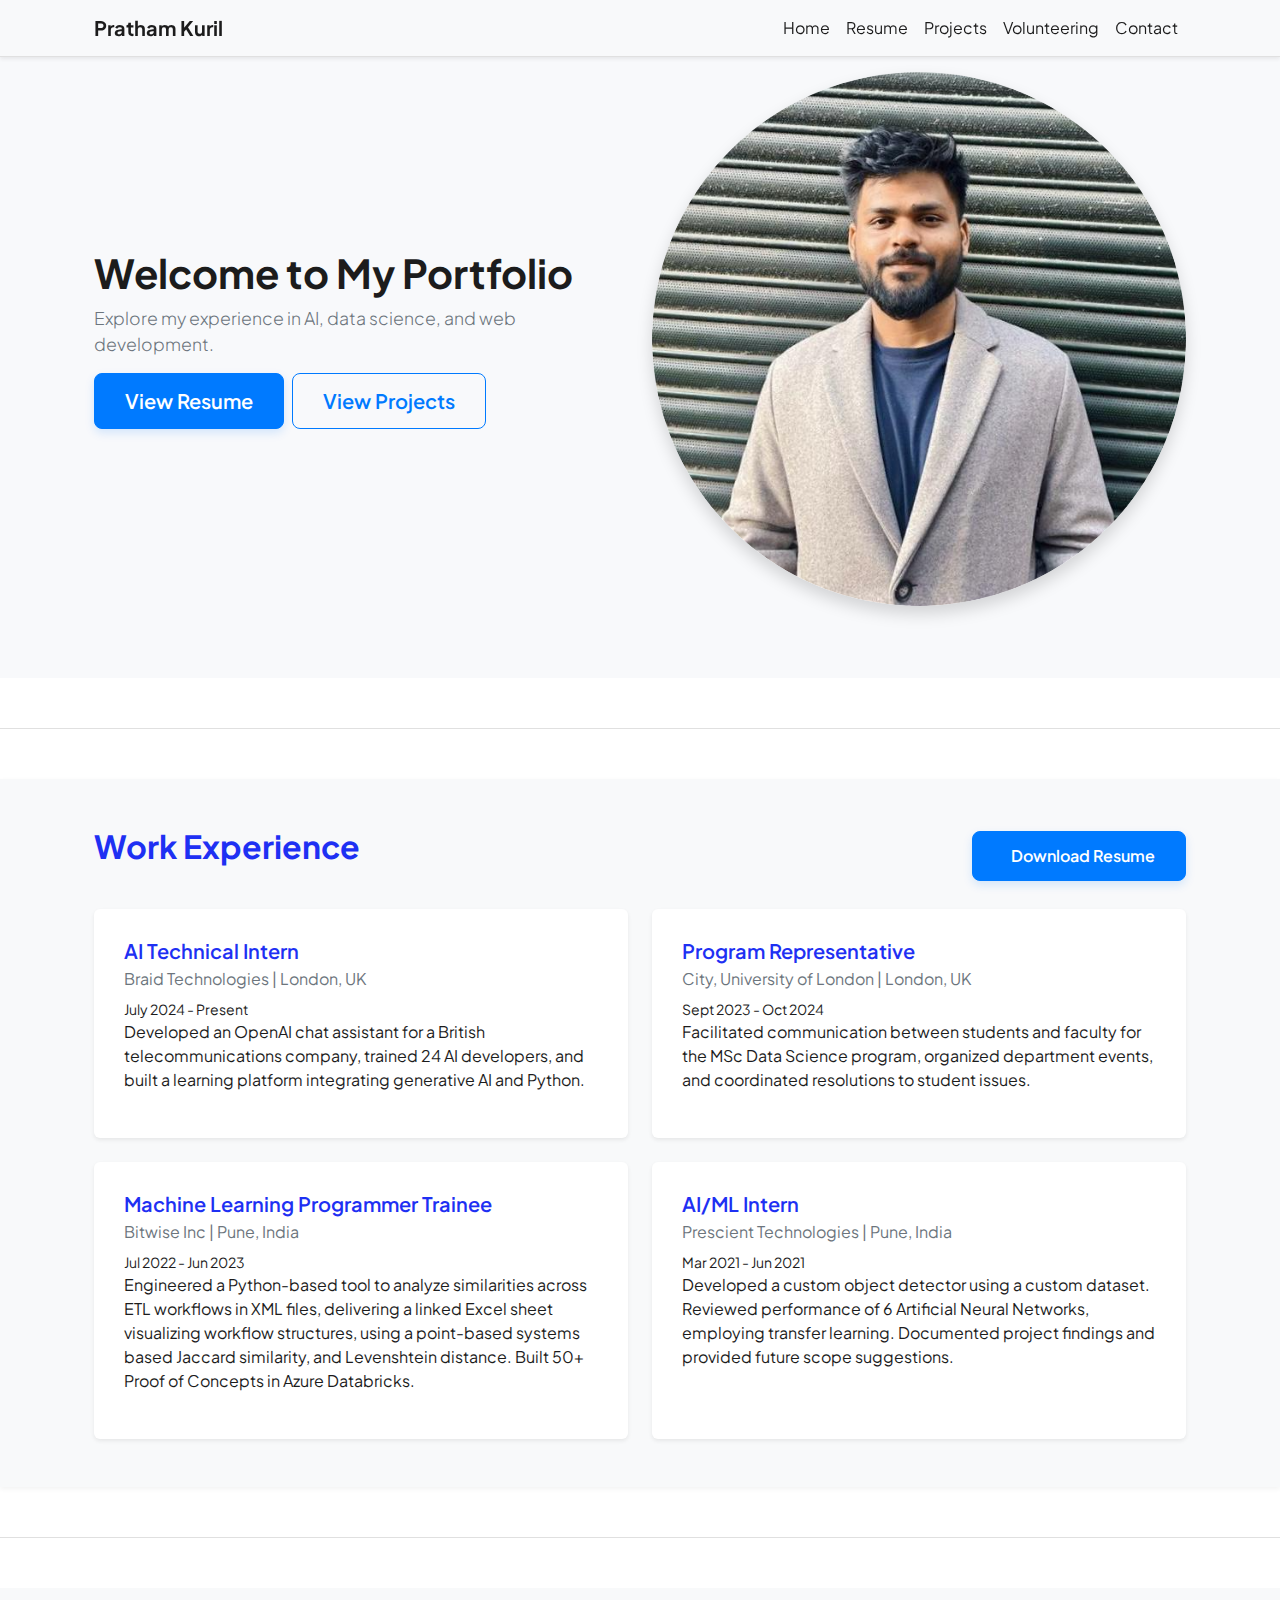
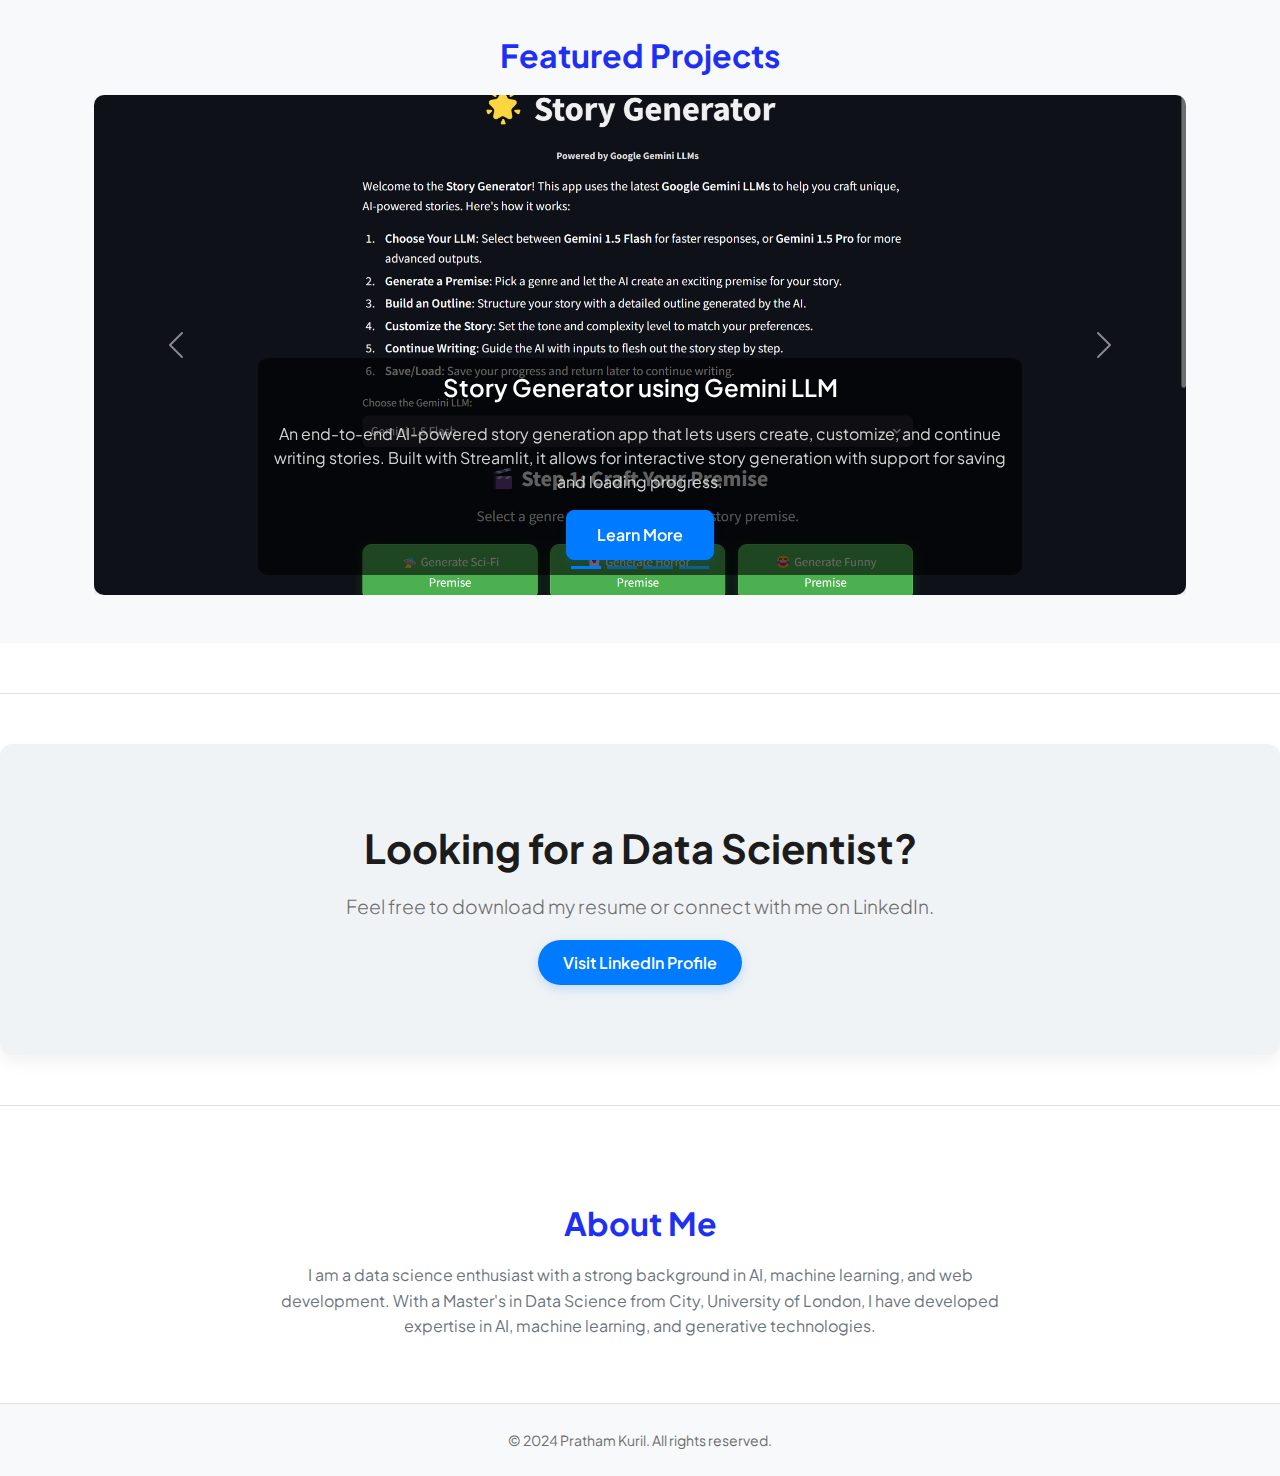
<file: index.html>
<!DOCTYPE html>
<html lang="en">
  <head>
    <meta charset="UTF-8" />
    <meta name="viewport" content="width=device-width, initial-scale=1.0" />
    <meta
      name="description"
      content="Pratham Kuril's Resume Portfolio showcasing experience in AI, data science, and web development."
    />
    <meta name="author" content="Pratham Kuril" />
    <meta
      name="keywords"
      content="Resume, AI, Data Science, Web Development, Portfolio"
    />
    <title>Pratham's Resume Portfolio</title>

    <!-- Favicon -->
    <link rel="icon" type="image/png" href="assets/favicon.ico" />

    <!-- Google Fonts -->
    <link
      href="https://fonts.googleapis.com/css2?family=Plus+Jakarta+Sans:wght@400;700&display=swap"
      rel="stylesheet"
    />

    <!-- Core Theme CSS (includes Bootstrap) -->
    <link href="css/styles.css" rel="stylesheet" />

    <style>
      /* Global Styles */
      body {
        background-color: #ffffff;
        color: #1c1c1c; /* Clean, readable black */
        font-family: "Plus Jakarta Sans", sans-serif;
      }

      /* Navbar */
      .navbar-light {
        background-color: #ffffff; /* Minimalist white background */
        border-bottom: 1px solid #e0e0e0; /* Subtle border for separation */
        box-shadow: 0 1px 5px rgba(0, 0, 0, 0.05); /* Light shadow for depth */
      }

      .navbar-light .navbar-brand,
      .navbar-light .nav-link {
        color: #1c1c1c; /* High-contrast black text for readability */
      }

      .navbar-light .nav-link:hover {
        color: #007aff; /* Accent blue for hover effects */
      }

      /* Hero Section */
      .hero {
        background-color: #f8f9fb; /* Light grayish background to create subtle contrast */
        color: #1c1c1c;
        padding-top: 80px;
        padding-bottom: 80px;
      }

      .hero h1 {
        font-size: 2.5rem;
        font-weight: 700;
        color: #1c1c1c; /* Bold black heading */
      }

      .hero p {
        font-size: 1.1rem;
        color: #6d6d6d; /* Softer text for supporting information */
      }

      /* Button Styles */
      .btn-primary {
        background-color: #007aff; /* Accent blue */
        border-color: #007aff;
        color: #ffffff;
        padding: 12px 30px;
        font-weight: 600;
        border-radius: 8px; /* Soft rounded buttons */
        box-shadow: 0 4px 10px rgba(0, 122, 255, 0.15); /* Subtle button shadow for depth */
        transition: background-color 0.3s ease;
      }

      .btn-primary:hover {
        background-color: #005bb5; /* Darker blue on hover */
      }

      .btn-outline-secondary {
        color: #007aff;
        border-color: #007aff;
        padding: 12px 30px;
        font-weight: 600;
        border-radius: 8px;
        transition: background-color 0.3s ease;
      }

      .btn-outline-secondary:hover {
        background-color: #007aff;
        color: #ffffff;
      }

      /* Section Headings */
      h2,
      h5 {
        color: #1c1c1c; /* High-contrast headings */
        font-weight: 600;
        margin-bottom: 20px;
      }

      .text-muted {
        color: #6d6d6d; /* Softer text for body and descriptive content */
      }

      /* Experience Section */
      .experience.bg-light {
        background-color: #f9fafb; /* Very light gray background */
        padding-top: 60px;
        padding-bottom: 60px;
        box-shadow: 0 2px 5px rgba(0, 0, 0, 0.05); /* Soft shadow to lift the section */
      }

      .card {
        border: none;
        box-shadow: 0 4px 12px rgba(0, 0, 0, 0.05); /* Light shadow for card depth */
        border-radius: 10px;
      }

      .card-body {
        padding: 30px;
      }

      /* Call to Action Section */
      .cta-section {
        background-color: #f0f3f5; /* Light, calming background */
        color: #1c1c1c;
        padding: 80px 0;
        text-align: center;
        box-shadow: 0px 8px 15px rgba(0, 0, 0, 0.05); /* Soft shadow for subtle emphasis */
        margin-top: 40px;
        border-radius: 12px; /* Rounded edges for a soft look */
      }

      .cta-section h2 {
        font-size: 2.5rem;
        font-weight: 700;
        margin-bottom: 20px;
        color: #1c1c1c;
      }

      .cta-section p {
        font-size: 1.2rem;
        margin-bottom: 30px;
        color: #6d6d6d;
      }

      .cta-section a {
        color: #ffffff;
        text-decoration: none;
        padding: 12px 25px;
        background-color: #007aff;
        border-radius: 25px;
        font-weight: 600;
        transition: background-color 0.3s ease;
        box-shadow: 0 4px 12px rgba(0, 122, 255, 0.2); /* Blue shadow for button depth */
      }

      .cta-section a:hover {
        background-color: #005bb5;
      }

      /* About Section */
      .about {
        background-color: #ffffff;
        color: #1c1c1c;
        padding: 60px 0;
      }

      .about p {
        color: #6d6d6d;
        line-height: 1.6; /* Increased line-height for readability */
      }

      /* Footer */
      .footer.bg-light {
        background-color: #f9fafb;
        color: #6d6d6d;
        padding: 20px 0;
        border-top: 1px solid #e0e0e0;
      }

      /* Subtle Dividers */
      .section-divider {
        height: 1px;
        width: 100%;
        background-color: #e0e0e0; /* Very light dividers to separate sections */
        margin: 50px 0;
      }

      /* Carousel for Featured Projects */
      .carousel-item img {
        max-width: 100%;
        width: 950px;
        height: 500px;
        object-fit: cover;
        border-radius: 10px;
        box-shadow: 0 4px 12px rgba(0, 0, 0, 0.1); /* Soft shadow for images */
      }

      .carousel-caption {
        background-color: rgba(0, 0, 0, 0.6);
        padding: 15px;
        border-radius: 10px;
      }

      .carousel-caption h5 {
        font-size: 1.5rem;
        font-weight: 600;
        color: #ffffff;
      }

      .carousel-caption p {
        color: #d3d3d3;
      }

      .carousel-indicators [data-bs-target] {
        background-color: #007aff;
      }
    </style>
  </head>
  <body class="d-flex flex-column h-100">
    <header>
      <!-- Navigation -->
      <nav
        class="navbar navbar-expand-lg navbar-light bg-light fixed-top shadow-sm"
      >
        <div class="container px-4">
          <a class="navbar-brand fw-bold" href="index.html">Pratham Kuril</a>
          <button
            class="navbar-toggler"
            type="button"
            data-bs-toggle="collapse"
            data-bs-target="#navbarNav"
            aria-controls="navbarNav"
            aria-expanded="false"
            aria-label="Toggle navigation"
          >
            <span class="navbar-toggler-icon"></span>
          </button>
          <div class="collapse navbar-collapse" id="navbarNav">
            <ul class="navbar-nav ms-auto">
              <li class="nav-item">
                <a class="nav-link" href="index.html">Home</a>
              </li>
              <li class="nav-item">
                <a class="nav-link" href="resume.html">Resume</a>
              </li>
              <li class="nav-item">
                <a class="nav-link" href="projects.html">Projects</a>
              </li>
              <li class="nav-item">
                <a class="nav-link" href="volunteering.html">Volunteering</a>
              </li>
              <li class="nav-item">
                <a class="nav-link" href="contact.html">Contact</a>
              </li>
            </ul>
          </div>
        </div>
      </nav>
    </header>

    <main class="flex-shrink-0">
      <!-- Hero Section -->
      <section class="hero py-5 text-center text-md-start">
        <div class="container px-4 py-4">
          <div class="row align-items-center">
            <div class="col-md-6">
              <h1 class="display-4">Welcome to My Portfolio</h1>
              <p class="lead text-muted">
                Explore my experience in AI, data science, and web development.
              </p>
              <div class="d-grid gap-2 d-md-flex justify-content-md-start">
                <a class="btn btn-primary btn-lg" href="resume.html"
                  >View Resume</a
                >
                <a class="btn btn-outline-secondary btn-lg" href="projects.html"
                  >View Projects</a
                >
              </div>
            </div>
            <div class="col-md-6 text-center">
              <img
                src="assets/profile.png"
                alt="Pratham Kuril Profile"
                class="img-fluid rounded-circle shadow"
                loading="lazy"
              />
            </div>
          </div>
        </div>
      </section>

      <!-- Divider -->
      <div class="section-divider"></div>

      <!-- Experience Section -->
      <section class="experience bg-light py-5">
        <div class="container px-4">
          <div class="d-flex align-items-center justify-content-between mb-4">
            <h2 class="fw-bold text-primary">Work Experience</h2>
            <a
              class="btn btn-primary"
              href="https://drive.google.com/file/d/1E5bVGMrGMmsjxcRkl7UmOA83zNcp5drJ/view?usp=sharing"
            >
              <i class="bi bi-download me-2"></i> Download Resume
            </a>
          </div>

          <!-- Experience Cards -->
          <div class="row gy-4">
            <div class="col-lg-6">
              <div class="card border-0 shadow-sm rounded">
                <div class="card-body">
                  <h5 class="card-title text-primary">AI Technical Intern</h5>
                  <p class="card-subtitle text-muted mb-2">
                    Braid Technologies | London, UK
                  </p>
                  <p class="card-text small mb-0">July 2024 - Present</p>
                  <p>
                    Developed an OpenAI chat assistant for a British
                    telecommunications company, trained 24 AI developers, and
                    built a learning platform integrating generative AI and
                    Python.
                  </p>
                </div>
              </div>
            </div>

            <div class="col-lg-6">
              <div class="card border-0 shadow-sm rounded">
                <div class="card-body">
                  <h5 class="card-title text-primary">
                    Program Representative
                  </h5>
                  <p class="card-subtitle text-muted mb-2">
                    City, University of London | London, UK
                  </p>
                  <p class="card-text small mb-0">Sept 2023 - Oct 2024</p>
                  <p>
                    Facilitated communication between students and faculty for
                    the MSc Data Science program, organized department events,
                    and coordinated resolutions to student issues.
                  </p>
                </div>
              </div>
            </div>

            <!-- New Experience: Bitwise Inc -->
            <div class="col-lg-6">
              <div class="card border-0 shadow-sm rounded">
                <div class="card-body">
                  <h5 class="card-title text-primary">
                    Machine Learning Programmer Trainee
                  </h5>
                  <p class="card-subtitle text-muted mb-2">
                    Bitwise Inc | Pune, India
                  </p>
                  <p class="card-text small mb-0">Jul 2022 - Jun 2023</p>
                  <p>
                    Engineered a Python-based tool to analyze similarities
                    across ETL workflows in XML files, delivering a linked Excel
                    sheet visualizing workflow structures, using a point-based
                    systems based Jaccard similarity, and Levenshtein distance.
                    Built 50+ Proof of Concepts in Azure Databricks.
                  </p>
                </div>
              </div>
            </div>

            <!-- New Experience: Prescient Technologies -->
            <div class="col-lg-6">
              <div class="card border-0 shadow-sm rounded">
                <div class="card-body">
                  <h5 class="card-title text-primary">AI/ML Intern</h5>
                  <p class="card-subtitle text-muted mb-2">
                    Prescient Technologies | Pune, India
                  </p>
                  <p class="card-text small mb-0">Mar 2021 - Jun 2021</p>
                  <p>
                    Developed a custom object detector using a custom dataset.
                    Reviewed performance of 6 Artificial Neural Networks,
                    employing transfer learning. Documented project findings and
                    provided future scope suggestions.
                    <br /><br />
                  </p>
                </div>
              </div>
            </div>
          </div>
        </div>
      </section>

      <!-- Divider -->
      <div class="section-divider"></div>

      <!-- Featured Projects Carousel -->
      <section class="py-5 text-center bg-light">
        <div class="container px-4">
          <h2 class="fw-bold text-primary">Featured Projects</h2>

          <div
            id="featuredProjectsCarousel"
            class="carousel slide"
            data-bs-ride="carousel"
          >
            <div class="carousel-indicators">
              <button
                type="button"
                data-bs-target="#featuredProjectsCarousel"
                data-bs-slide-to="0"
                class="active"
                aria-current="true"
                aria-label="Slide 1"
              ></button>
              <button
                type="button"
                data-bs-target="#featuredProjectsCarousel"
                data-bs-slide-to="1"
                aria-label="Slide 2"
              ></button>
              <button
                type="button"
                data-bs-target="#featuredProjectsCarousel"
                data-bs-slide-to="2"
                aria-label="Slide 3"
              ></button>
              <button
                type="button"
                data-bs-target="#featuredProjectsCarousel"
                data-bs-slide-to="3"
                aria-label="Slide 4"
              ></button>
            </div>

            <div class="carousel-inner">
              <div class="carousel-item active">
                <img
                  src="assets\StoryGeneratorIndexCard.png"
                  class="d-block w-100"
                  alt="Story Generator Project"
                />
                <div class="carousel-caption d-none d-md-block">
                  <h5>Story Generator using Gemini LLM</h5>
                  <p>
                    An end-to-end AI-powered story generation app that lets
                    users create, customize, and continue writing stories. Built
                    with Streamlit, it allows for interactive story generation
                    with support for saving and loading progress.
                  </p>
                  <a href="story_generator.html" class="btn btn-primary"
                    >Learn More</a
                  >
                </div>
              </div>

              <div class="carousel-item">
                <img
                  src="assets\ImageGeneratorVectorXIndexCard.png"
                  class="d-block w-100"
                  alt="Europe Industry Health"
                />
                <div class="carousel-caption d-none d-md-block">
                  <h5>Image Generator WebApp with Google Vertex AI</h5>
                  <p>
                    A web application powered by Google Vertex AI that generates
                    AI-driven images based on user prompts. Users can customize
                    the number of images, size, and prompt. The app provides
                    real-time image generation and displays results directly in
                    the browser.
                  </p>
                  <a href="europe_analysis.html" class="btn btn-primary"
                    >Learn More</a
                  >
                </div>
              </div>

              <div class="carousel-item">
                <img
                  src="assets\950x350-deep-ruby-solid-color-background.jpg"
                  class="d-block w-100"
                  alt="Online News Popularity"
                />
                <div class="carousel-caption d-none d-md-block">
                  <h5>Online News Popularity</h5>
                  <p>
                    Visual analytics approach to discover patterns behind viral
                    news articles.
                  </p>
                  <a href="news_popularity.html" class="btn btn-primary"
                    >Learn More</a
                  >
                </div>
              </div>

              <div class="carousel-item">
                <img
                  src="assets\IndianVehicleDetectionIndexCard.jpg"
                  class="d-block w-100"
                  alt="Car Evaluation"
                />
                <div class="carousel-caption d-none d-md-block">
                  <h5>Indian Vehicle Detection</h5>
                  <p>
                    A project to train and deploy YOLOv4 for detecting Indian
                    vehicles using custom datasets. Built with Google Colab and
                    Darknet, this project enables efficient GPU-based training
                    and real-time object detection, tailored for vehicles in
                    Indian traffic scenarios.
                  </p>
                  <a href="car_evaluation.html" class="btn btn-primary"
                    >Learn More</a
                  >
                </div>
              </div>
            </div>

            <button
              class="carousel-control-prev"
              type="button"
              data-bs-target="#featuredProjectsCarousel"
              data-bs-slide="prev"
            >
              <span
                class="carousel-control-prev-icon"
                aria-hidden="true"
              ></span>
              <span class="visually-hidden">Previous</span>
            </button>
            <button
              class="carousel-control-next"
              type="button"
              data-bs-target="#featuredProjectsCarousel"
              data-bs-slide="next"
            >
              <span
                class="carousel-control-next-icon"
                aria-hidden="true"
              ></span>
              <span class="visually-hidden">Next</span>
            </button>
          </div>
        </div>
      </section>

      <!-- Divider -->
      <div class="section-divider"></div>

      <!-- Call to Action Section -->
      <section class="cta-section">
        <div class="container">
          <h2 class="display-4 fw-bolder">Looking for a Data Scientist?</h2>
          <p class="lead">
            Feel free to download my resume or connect with me on LinkedIn.
          </p>
          <a href="https://www.linkedin.com/in/pratham-kuril/"
            >Visit LinkedIn Profile</a
          >
        </div>
      </section>

      <!-- Divider -->
      <div class="section-divider"></div>

      <!-- About Section -->
      <section class="about py-5">
        <div class="container px-4">
          <div class="row justify-content-center">
            <div class="col-lg-8 text-center">
              <h2 class="fw-bold text-primary">About Me</h2>
              <p class="text-muted">
                I am a data science enthusiast with a strong background in AI,
                machine learning, and web development. With a Master's in Data
                Science from City, University of London, I have developed
                expertise in AI, machine learning, and generative technologies.
              </p>
              <div class="d-flex justify-content-center fs-4 gap-1">
                <a class="text-primary" href="mailto:prathamkuril@gmail.com"
                  ><i class="bi bi-envelope"></i
                ></a>
                <a class="text-primary" href="tel:+447769490555"
                  ><i class="bi bi-telephone"></i
                ></a>
                <a
                  class="text-primary"
                  href="https://www.linkedin.com/in/pratham-kuril/"
                  ><i class="bi bi-linkedin"></i
                ></a>
                <a class="text-primary" href="https://github.com/prathamkuril"
                  ><i class="bi bi-github"></i
                ></a>
              </div>
            </div>
          </div>
        </div>
      </section>
    </main>

    <!-- Footer -->
    <footer class="footer bg-light py-4 mt-auto">
      <div class="container px-4 text-center">
        <small>&copy; 2024 Pratham Kuril. All rights reserved.</small>
      </div>
    </footer>

    <!-- Bootstrap JS -->
    <script src="https://cdn.jsdelivr.net/npm/bootstrap@5.3.0/dist/js/bootstrap.bundle.min.js"></script>
    <script src="js/scripts.js"></script>
  </body>
</html>
</file>
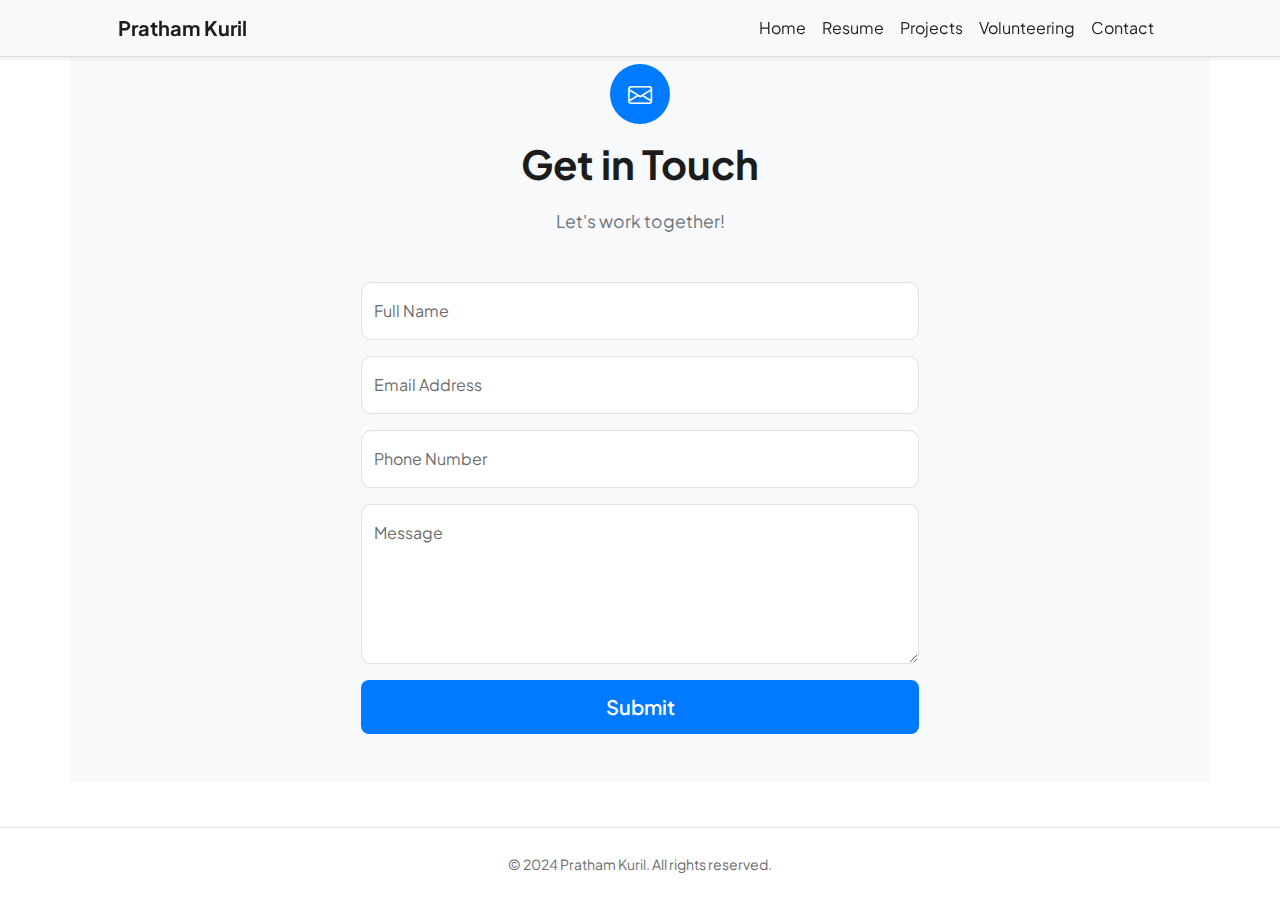
<file: contact.html>
<!DOCTYPE html>
<html lang="en">
  <head>
    <meta charset="utf-8" />
    <meta name="viewport" content="width=device-width, initial-scale=1" />
    <meta
      name="description"
      content="Contact Pratham Kuril for collaboration and inquiries"
    />
    <meta name="author" content="Pratham Kuril" />
    <title>Contact Pratham Kuril</title>

    <!-- Favicon -->
    <link rel="icon" type="image/x-icon" href="assets/favicon.ico" />

    <!-- Google Fonts -->
    <link rel="preconnect" href="https://fonts.googleapis.com" />
    <link rel="preconnect" href="https://fonts.gstatic.com" crossorigin />
    <link
      href="https://fonts.googleapis.com/css2?family=Plus+Jakarta+Sans:wght@400;700&display=swap"
      rel="stylesheet"
    />

    <!-- Bootstrap Icons -->
    <link
      href="https://cdn.jsdelivr.net/npm/bootstrap-icons@1.8.1/font/bootstrap-icons.css"
      rel="stylesheet"
    />

    <!-- Core theme CSS (includes Bootstrap) -->
    <link href="css/styles.css" rel="stylesheet" />

    <style>
      /* Global Styles */
      body {
        background-color: #ffffff;
        color: #1c1c1c;
        font-family: "Plus Jakarta Sans", sans-serif;
      }

      /* Navbar */
      .navbar-light {
        background-color: #ffffff;
        border-bottom: 1px solid #e0e0e0;
        box-shadow: 0 1px 5px rgba(0, 0, 0, 0.05);
      }

      .navbar-light .navbar-brand,
      .navbar-light .nav-link {
        color: #1c1c1c;
      }

      .navbar-light .nav-link:hover {
        color: #007aff;
      }

      /* Hero Section */
      .container h1 {
        color: #1c1c1c;
        text-align: center;
        font-weight: 700;
        margin-bottom: 20px;
      }

      .text-gradient {
        background: -webkit-linear-gradient(#007aff, #5ac8fa);
        -webkit-background-clip: text;
        -webkit-text-fill-color: transparent;
      }

      /* Contact Section */
      .contact-section {
        background-color: #f8f9fb;
        padding: 60px 0;
      }

      .contact-section .feature {
        background-color: #007aff;
        border-radius: 50px;
        width: 60px;
        height: 60px;
        display: flex;
        justify-content: center;
        align-items: center;
        margin: 0 auto 20px;
        color: #fff;
        font-size: 1.5rem;
      }

      .contact-section h1 {
        font-size: 2.5rem;
        font-weight: 700;
      }

      .contact-section p {
        color: #6d6d6d;
        font-size: 1.1rem;
        margin-bottom: 40px;
      }

      /* Form Styles */
      .form-floating input,
      .form-floating textarea {
        background-color: #ffffff;
        border: 1px solid #e0e0e0;
        border-radius: 10px;
        padding: 20px;
        font-size: 1rem;
        color: #1c1c1c;
      }

      .form-floating label {
        font-size: 1rem;
        color: #6d6d6d;
      }

      .form-floating .form-control:focus {
        border-color: #007aff;
        box-shadow: 0 0 10px rgba(0, 122, 255, 0.2);
      }

      /* Button Styles */
      .btn-primary {
        background-color: #007aff;
        border: none;
        padding: 12px 30px;
        font-weight: 600;
        border-radius: 8px;
        transition: background-color 0.3s ease;
      }

      .btn-primary:hover {
        background-color: #005bb5;
      }

      /* Footer */
      footer {
        background-color: #f9fafb;
        color: #6d6d6d;
        padding: 2rem 0;
        text-align: center;
        border-top: 1px solid #e0e0e0;
      }

      footer small {
        color: #6d6d6d;
      }
    </style>
  </head>

  <body class="d-flex flex-column h-100">
    <main class="flex-shrink-0">
      <!-- Navigation -->
      <nav
        class="navbar navbar-expand-lg navbar-light bg-light fixed-top shadow-sm"
      >
        <div class="container px-5">
          <a class="navbar-brand fw-bold" href="index.html">Pratham Kuril</a>
          <button
            class="navbar-toggler"
            type="button"
            data-bs-toggle="collapse"
            data-bs-target="#navbarSupportedContent"
            aria-controls="navbarSupportedContent"
            aria-expanded="false"
            aria-label="Toggle navigation"
          >
            <span class="navbar-toggler-icon"></span>
          </button>
          <div class="collapse navbar-collapse" id="navbarSupportedContent">
            <ul class="navbar-nav ms-auto">
              <li class="nav-item">
                <a class="nav-link" href="index.html">Home</a>
              </li>
              <li class="nav-item">
                <a class="nav-link" href="resume.html">Resume</a>
              </li>
              <li class="nav-item">
                <a class="nav-link" href="projects.html">Projects</a>
              </li>
              <li class="nav-item">
                <a class="nav-link" href="volunteering.html">Volunteering</a>
              </li>
              <li class="nav-item">
                <a class="nav-link" href="contact.html">Contact</a>
              </li>
            </ul>
          </div>
        </div>
      </nav>

      <!-- Page Content -->
      <p></p>
      <div class="container py-5 contact-section">
        <div class="text-center">
          <div class="feature mb-3">
            <i class="bi bi-envelope"></i>
          </div>
          <h1 class="fw-bolder">Get in Touch</h1>
          <p class="lead fw-normal text-muted mb-5">Let's work together!</p>
        </div>
        <div class="row justify-content-center">
          <div class="col-lg-8 col-xl-6">
            <!-- Contact Form -->
            <form id="contactForm">
              <!-- Name input -->
              <div class="form-floating mb-3">
                <input
                  class="form-control"
                  id="name"
                  type="text"
                  placeholder="Enter your name..."
                  required
                />
                <label for="name">Full Name</label>
                <div class="invalid-feedback">A name is required.</div>
              </div>

              <!-- Email input -->
              <div class="form-floating mb-3">
                <input
                  class="form-control"
                  id="email"
                  type="email"
                  placeholder="name@example.com"
                  required
                />
                <label for="email">Email Address</label>
                <div class="invalid-feedback">A valid email is required.</div>
              </div>

              <!-- Phone input -->
              <div class="form-floating mb-3">
                <input
                  class="form-control"
                  id="phone"
                  type="tel"
                  placeholder="(123) 456-7890"
                  required
                />
                <label for="phone">Phone Number</label>
                <div class="invalid-feedback">A phone number is required.</div>
              </div>

              <!-- Message input -->
              <div class="form-floating mb-3">
                <textarea
                  class="form-control"
                  id="message"
                  type="text"
                  placeholder="Enter your message here..."
                  style="height: 10rem"
                  required
                ></textarea>
                <label for="message">Message</label>
                <div class="invalid-feedback">A message is required.</div>
              </div>

              <!-- Submit Button -->
              <div class="d-grid">
                <button
                  class="btn btn-primary btn-lg"
                  id="submitButton"
                  type="submit"
                >
                  Submit
                </button>
              </div>
            </form>
          </div>
        </div>
      </div>
    </main>

    <!-- Footer -->
    <footer class="bg-white py-4 mt-auto">
      <div class="container px-5 text-center">
        <small>&copy; 2024 Pratham Kuril. All rights reserved.</small>
      </div>
    </footer>

    <!-- Bootstrap core JS -->
    <script src="https://cdn.jsdelivr.net/npm/bootstrap@5.2.3/dist/js/bootstrap.bundle.min.js"></script>
    <!-- Core theme JS -->
    <script src="js/scripts.js"></script>
  </body>
</html>
</file>
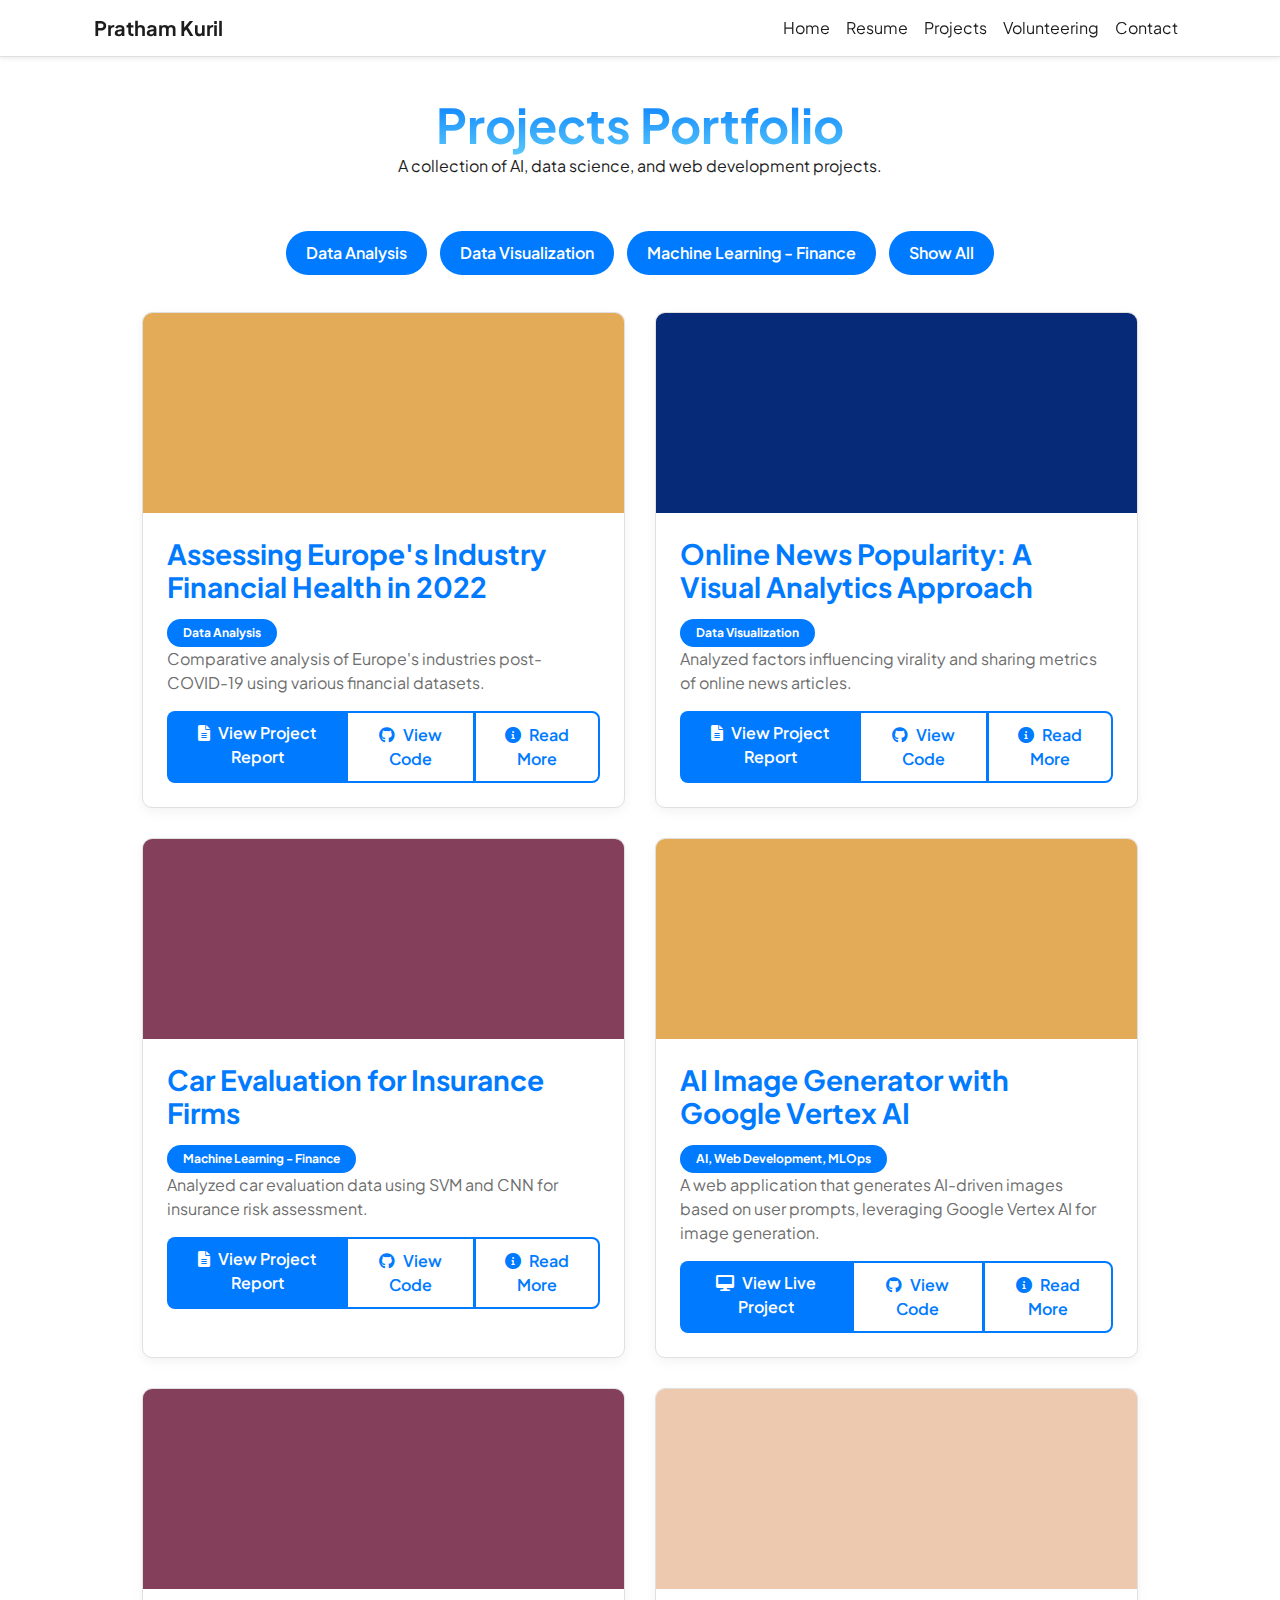
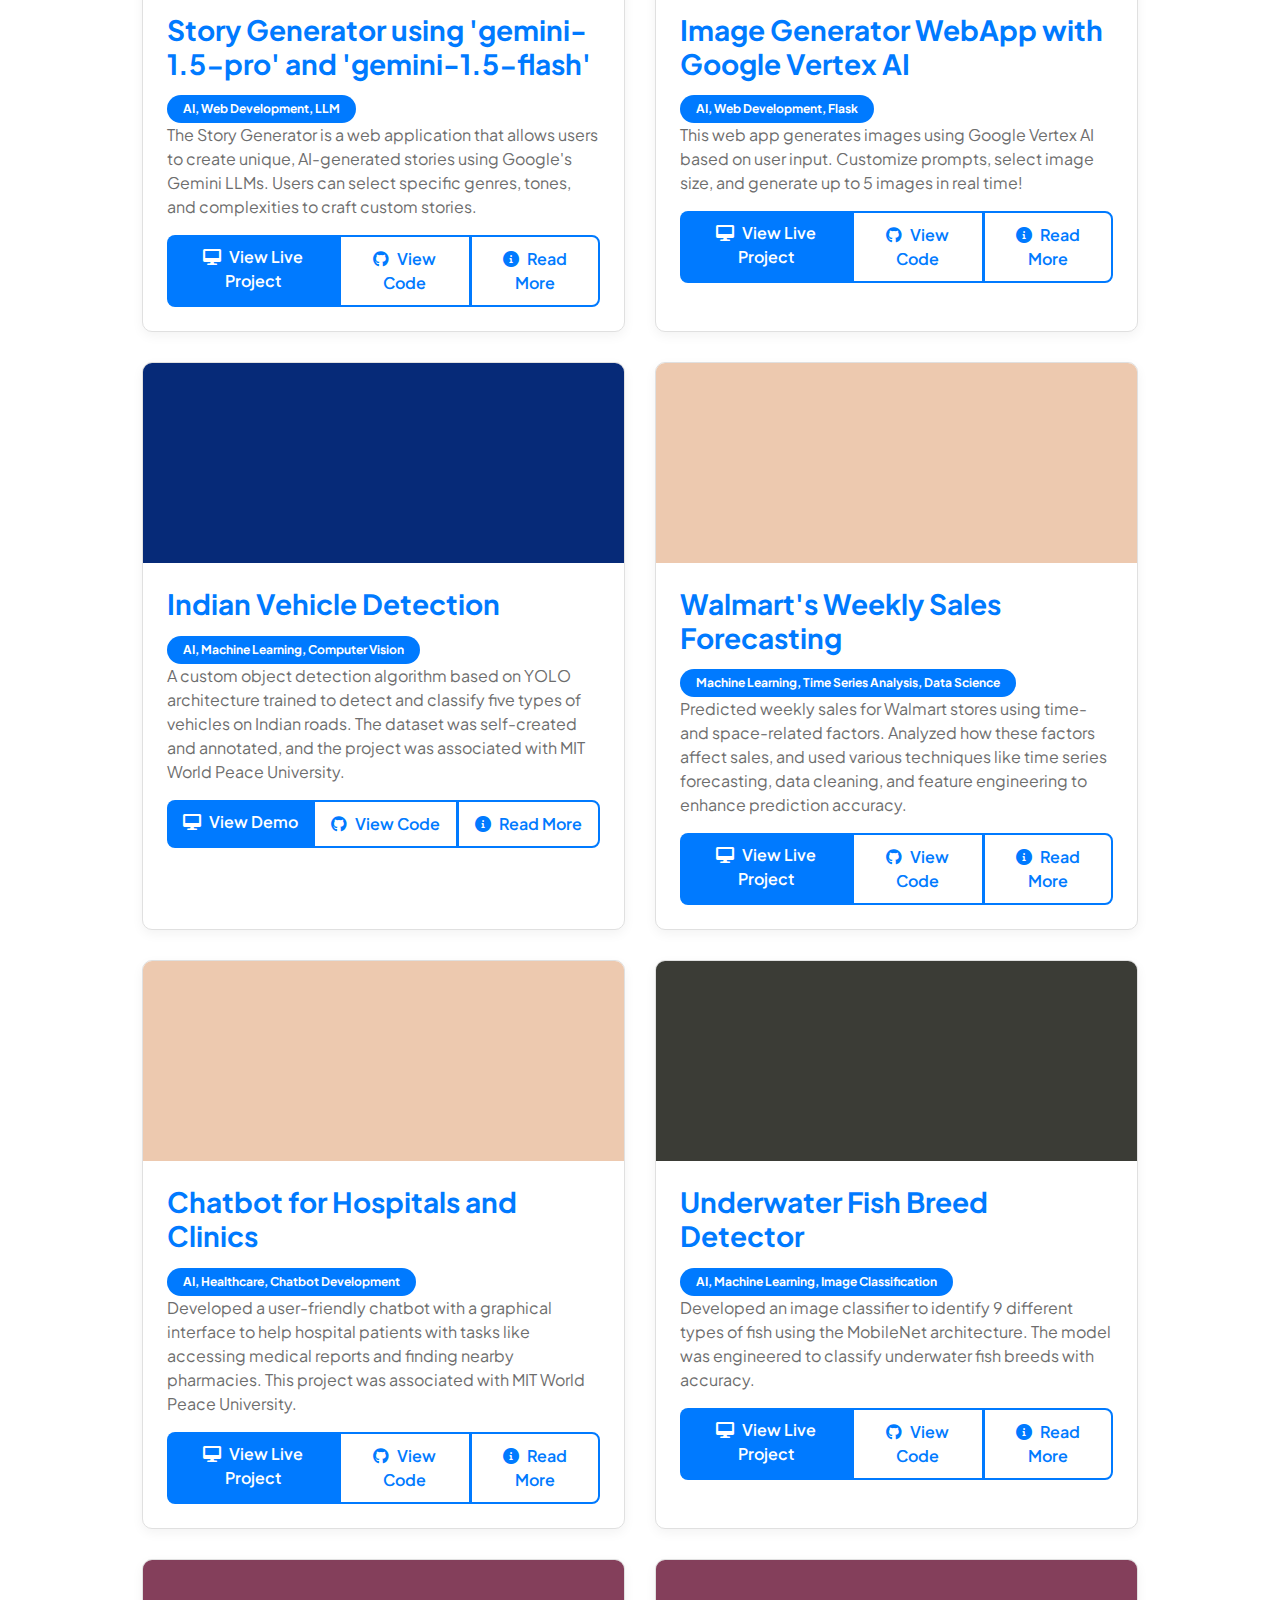
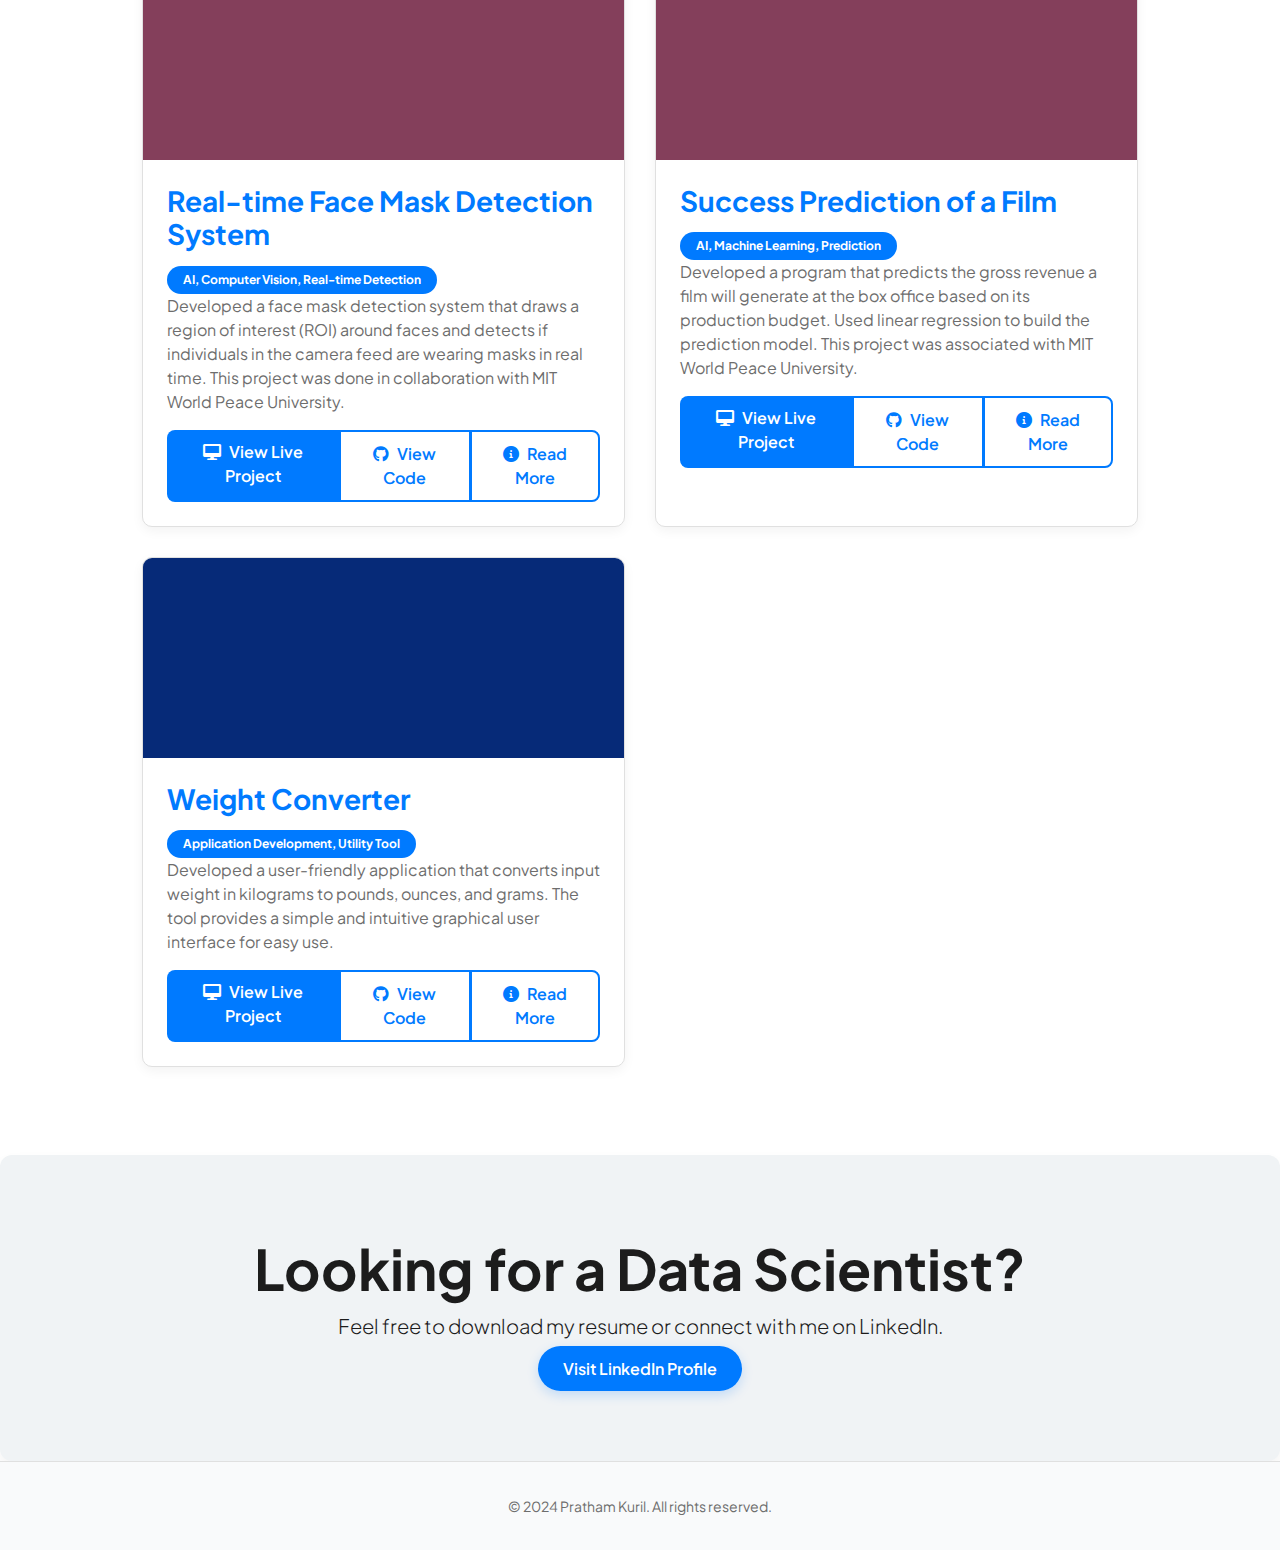
<file: projects.html>
<!DOCTYPE html>
<html lang="en">
  <head>
    <meta charset="UTF-8" />
    <meta name="viewport" content="width=device-width, initial-scale=1.0" />
    <meta
      name="description"
      content="Pratham Kuril's project portfolio showcasing AI, data science, and web development projects."
    />
    <meta name="author" content="Pratham Kuril" />
    <meta
      name="keywords"
      content="AI, Data Science, Web Development, Projects"
    />
    <title>Pratham's Projects Portfolio</title>

    <!-- Favicon -->
    <link rel="icon" type="image/x-icon" href="assets/favicon.ico" />

    <!-- Google Fonts -->
    <link
      href="https://fonts.googleapis.com/css2?family=Plus+Jakarta+Sans:wght@400;700&display=swap"
      rel="stylesheet"
    />

    <!-- FontAwesome for Icons -->
    <link
      href="https://cdnjs.cloudflare.com/ajax/libs/font-awesome/6.0.0-beta3/css/all.min.css"
      rel="stylesheet"
    />

    <!-- Core Theme CSS (includes Bootstrap) -->
    <link
      href="https://cdn.jsdelivr.net/npm/bootstrap@5.2.3/dist/css/bootstrap.min.css"
      rel="stylesheet"
    />

    <!-- Custom CSS -->
    <style>
      /* Global Styles */
      body {
        background-color: #ffffff;
        color: #1c1c1c;
        font-family: "Plus Jakarta Sans", sans-serif;
      }

      /* Navbar */
      .navbar-light {
        background-color: #ffffff;
        border-bottom: 1px solid #e0e0e0;
        box-shadow: 0 1px 5px rgba(0, 0, 0, 0.05);
      }

      .navbar-light .navbar-brand,
      .navbar-light .nav-link {
        color: #1c1c1c;
      }

      .navbar-light .nav-link:hover {
        color: #007aff;
      }

      /* Hero Section */
      .container h1 {
        color: #1c1c1c;
        text-align: center;
        font-weight: 700;
        margin-bottom: 40px;
      }

      .text-gradient {
        background: -webkit-linear-gradient(#007aff, #5ac8fa);
        -webkit-background-clip: text;
        -webkit-text-fill-color: transparent;
      }

      /* Filter Buttons */
      .filter-buttons {
        text-align: center;
        margin-bottom: 2rem;
      }

      .filter-buttons button {
        background-color: #007aff;
        border: none;
        color: #ffffff;
        padding: 10px 20px;
        margin: 5px;
        border-radius: 25px;
        font-weight: 600;
        transition: background-color 0.3s ease;
      }

      .filter-buttons button:hover {
        background-color: #005bb5;
      }

      /* Card Styles */
      .card {
        background-color: #ffffff;
        border: 1px solid #e0e0e0;
        border-radius: 10px;
        box-shadow: 0 4px 12px rgba(0, 0, 0, 0.05);
        overflow: hidden;
        transition: transform 0.2s ease, box-shadow 0.2s ease;
      }

      .card:hover {
        transform: scale(1.03);
        box-shadow: 0 6px 18px rgba(0, 0, 0, 0.1);
      }

      .card img {
        width: 100%;
        height: 200px;
        object-fit: cover;
      }

      .card-body {
        padding: 1.5rem;
      }

      .card-title {
        font-size: 1.75rem;
        font-weight: 700;
        color: #007aff;
        margin-bottom: 15px;
      }

      .card-text {
        color: #6d6d6d;
      }

      .badge {
        background-color: #007aff;
        color: #fff;
        padding: 0.5rem 1rem;
        border-radius: 15px;
      }

      /* Button Styles */
      .btn-group {
        display: flex;
        justify-content: space-between;
        margin-top: 1rem;
      }

      .btn-primary,
      .btn-outline-light {
        border-radius: 8px;
        padding: 10px 15px;
        font-weight: 600;
        display: inline-block;
      }

      .btn-primary {
        background-color: #007aff;
        border: none;
        color: #fff;
      }

      .btn-primary:hover {
        background-color: #005bb5;
      }

      .btn-outline-light {
        background-color: transparent;
        border: 2px solid #007aff;
        color: #007aff;
      }

      .btn-outline-light:hover {
        background-color: #007aff;
        color: #fff;
      }

      .btn-group a i {
        margin-right: 5px;
      }

      /* 2x2 Grid for Cards */
      .card-grid {
        display: grid;
        grid-template-columns: repeat(2, 1fr);
        gap: 30px;
      }

      /* Call to Action Section */
      .cta-section {
        background-color: #f0f3f5;
        color: #1c1c1c;
        padding: 80px 0;
        text-align: center;
        box-shadow: 0px 8px 15px rgba(0, 0, 0, 0.05);
        margin-top: 40px;
        border-radius: 12px;
      }

      .cta-section a {
        background-color: #007aff;
        color: #ffffff;
        padding: 12px 25px;
        border-radius: 25px;
        font-weight: 600;
        transition: background-color 0.3s ease;
        box-shadow: 0 4px 12px rgba(0, 122, 255, 0.2);
        text-decoration: none;
      }

      .cta-section a:hover {
        background-color: #005bb5;
      }

      /* Footer */
      footer {
        background-color: #f9fafb;
        color: #6d6d6d;
        padding: 2rem 0;
        text-align: center;
        border-top: 1px solid #e0e0e0;
      }

      footer small {
        color: #6d6d6d;
      }
    </style>
  </head>

  <body class="d-flex flex-column h-100">
    <header>
      <!-- Navigation -->
      <nav class="navbar navbar-expand-lg navbar-light fixed-top shadow-sm">
        <div class="container px-4">
          <a class="navbar-brand fw-bold" href="index.html">Pratham Kuril</a>
          <button
            class="navbar-toggler"
            type="button"
            data-bs-toggle="collapse"
            data-bs-target="#navbarNav"
            aria-controls="navbarNav"
            aria-expanded="false"
            aria-label="Toggle navigation"
          >
            <span class="navbar-toggler-icon"></span>
          </button>
          <div class="collapse navbar-collapse" id="navbarNav">
            <ul class="navbar-nav ms-auto">
              <li class="nav-item">
                <a class="nav-link" href="index.html">Home</a>
              </li>
              <li class="nav-item">
                <a class="nav-link" href="resume.html">Resume</a>
              </li>
              <li class="nav-item">
                <a class="nav-link" href="projects.html">Projects</a>
              </li>
              <li class="nav-item">
                <a class="nav-link" href="volunteering.html">Volunteering</a>
              </li>
              <li class="nav-item">
                <a class="nav-link" href="contact.html">Contact</a>
              </li>
            </ul>
          </div>
        </div>
      </nav>
    </header>

    <main class="flex-shrink-0">
      <!-- Projects Section -->
      <section class="py-5">
        <div class="pb-5"></div>
        <div class="container px-5">
          <div class="text-center mb-5">
            <h1 class="display-5 fw-bolder mb-0">
              <span class="text-gradient d-inline">Projects Portfolio</span>
            </h1>
            <p>
              A collection of AI, data science, and web development projects.
            </p>
          </div>

          <!-- Filter Buttons -->
          <div class="filter-buttons">
            <button onclick="filterProjects('Data Analysis')">
              Data Analysis
            </button>
            <button onclick="filterProjects('Data Visualization')">
              Data Visualization
            </button>
            <button onclick="filterProjects('Machine Learning - Finance')">
              Machine Learning - Finance
            </button>
            <button onclick="filterProjects('')">Show All</button>
          </div>

          <!-- Project Cards -->
          <section class="container px-4">
            <div class="card-grid">
              <!-- Project Card 1 -->
              <div class="card" data-category="Data Analysis">
                <img
                  src="assets\950x350-sunray-solid-color-background.jpg"
                  alt="Financial Health Analysis"
                />
                <div class="card-body">
                  <h2 class="card-title">
                    Assessing Europe's Industry Financial Health in 2022
                  </h2>
                  <span class="badge">Data Analysis</span>
                  <p class="card-text">
                    Comparative analysis of Europe's industries post-COVID-19
                    using various financial datasets.
                  </p>
                  <div class="btn-group">
                    <a
                      href="https://drive.google.com/file/d/1F-wDbeS9YItig7vVzPcxnz6JIIQNLdNb/view?usp=drive_link"
                      target="_blank"
                      class="btn btn-primary"
                    >
                      <i class="fas fa-file-alt"></i> View Project Report
                    </a>
                    <a
                      href="https://github.com/prathamkuril/Europe-Financial-Health-Analysis"
                      target="_blank"
                      class="btn btn-outline-light"
                    >
                      <i class="fab fa-github"></i> View Code
                    </a>
                    <a
                      href="project-details.html"
                      class="btn btn-outline-light"
                    >
                      <i class="fas fa-info-circle"></i> Read More
                    </a>
                  </div>
                </div>
              </div>

              <!-- Project Card 2 -->
              <div class="card" data-category="Data Visualization">
                <img
                  src="assets\950x350-catalina-blue-solid-color-background.jpg"
                  alt="Online News Popularity"
                />
                <div class="card-body">
                  <h2 class="card-title">
                    Online News Popularity: A Visual Analytics Approach
                  </h2>
                  <span class="badge">Data Visualization</span>
                  <p class="card-text">
                    Analyzed factors influencing virality and sharing metrics of
                    online news articles.
                  </p>
                  <div class="btn-group">
                    <a
                      href="https://drive.google.com/file/d/19Y8PSNk7HOEeTqdySUz_2YiDwS9xCepP/view?usp=drive_link"
                      target="_blank"
                      class="btn btn-primary"
                    >
                      <i class="fas fa-file-alt"></i> View Project Report
                    </a>
                    <a
                      href="https://github.com/prathamkuril/Online-News-Popularity-Visual-Analysis"
                      target="_blank"
                      class="btn btn-outline-light"
                    >
                      <i class="fab fa-github"></i> View Code
                    </a>
                    <a
                      href="project-details.html"
                      class="btn btn-outline-light"
                    >
                      <i class="fas fa-info-circle"></i> Read More
                    </a>
                  </div>
                </div>
              </div>

              <!-- Project Card 3 -->
              <div class="card" data-category="Machine Learning - Finance">
                <img
                  src="assets\950x350-deep-ruby-solid-color-background.jpg"
                  alt="Car Evaluation"
                />
                <div class="card-body">
                  <h2 class="card-title">Car Evaluation for Insurance Firms</h2>
                  <span class="badge">Machine Learning - Finance</span>
                  <p class="card-text">
                    Analyzed car evaluation data using SVM and CNN for insurance
                    risk assessment.
                  </p>
                  <div class="btn-group">
                    <a
                      href="https://drive.google.com/file/d/1CCEHEOCMRpRYo092yo5DGcu_nI2nZAJk/view?usp=drive_link"
                      target="_blank"
                      class="btn btn-primary"
                    >
                      <i class="fas fa-file-alt"></i> View Project Report
                    </a>
                    <a
                      href="https://github.com/prathamkuril/Car-Evaluation-CNN"
                      target="_blank"
                      class="btn btn-outline-light"
                    >
                      <i class="fab fa-github"></i> View Code
                    </a>
                    <a
                      href="project-details.html"
                      class="btn btn-outline-light"
                    >
                      <i class="fas fa-info-circle"></i> Read More
                    </a>
                  </div>
                </div>
              </div>

              <!-- Project Card 4: AI Image Generator -->
              <div class="card" data-category="AI, Web Development, MLOps">
                <img
                  src="assets\950x350-sunray-solid-color-background.jpg"
                  alt="AI Image Generator"
                />
                <div class="card-body">
                  <h2 class="card-title">
                    AI Image Generator with Google Vertex AI
                  </h2>
                  <span class="badge">AI, Web Development, MLOps</span>
                  <p class="card-text">
                    A web application that generates AI-driven images based on
                    user prompts, leveraging Google Vertex AI for image
                    generation.
                  </p>
                  <div class="btn-group">
                    <a
                      href="https://prathamkuril.github.io/image-generator-webApp-google-vertex-ai/"
                      target="_blank"
                      class="btn btn-primary"
                    >
                      <i class="fas fa-desktop"></i> View Live Project
                    </a>
                    <a
                      href="https://github.com/prathamkuril/image-generator-webApp-google-vertex-ai"
                      target="_blank"
                      class="btn btn-outline-light"
                    >
                      <i class="fab fa-github"></i> View Code
                    </a>
                    <a
                      href="project-details.html"
                      class="btn btn-outline-light"
                    >
                      <i class="fas fa-info-circle"></i> Read More
                    </a>
                  </div>
                </div>
              </div>

              <!-- Project Card 5: Story Generator using Gemini LLMs -->
              <div class="card" data-category="AI, Web Development, LLM">
                <img
                  src="assets\950x350-deep-ruby-solid-color-background.jpg"
                  alt="Story Generator"
                />
                <div class="card-body">
                  <h2 class="card-title">
                    Story Generator using 'gemini-1.5-pro' and
                    'gemini-1.5-flash'
                  </h2>
                  <span class="badge">AI, Web Development, LLM</span>
                  <p class="card-text">
                    The Story Generator is a web application that allows users
                    to create unique, AI-generated stories using Google's Gemini
                    LLMs. Users can select specific genres, tones, and
                    complexities to craft custom stories.
                  </p>
                  <div class="btn-group">
                    <a
                      href="https://drive.google.com/file/d/1NQXCuEsUrj8AS5eylDk6nQymUFnw6wmw/view?usp=drive_link"
                      target="_blank"
                      class="btn btn-primary"
                    >
                      <i class="fas fa-desktop"></i> View Live Project
                    </a>
                    <a
                      href="https://github.com/prathamkuril/story-writer-google-gemini-end-to-end"
                      target="_blank"
                      class="btn btn-outline-light"
                    >
                      <i class="fab fa-github"></i> View Code
                    </a>
                    <a
                      href="project-details.html"
                      class="btn btn-outline-light"
                    >
                      <i class="fas fa-info-circle"></i> Read More
                    </a>
                  </div>
                </div>
              </div>

              <!-- Project Card 6: Image Generator WebApp with Google Vertex AI -->
              <div class="card" data-category="AI, Web Development, Flask">
                <img
                  src="assets\950x350-desert-sand-solid-color-background.jpg"
                  alt="Image Generator WebApp"
                />
                <div class="card-body">
                  <h2 class="card-title">
                    Image Generator WebApp with Google Vertex AI
                  </h2>
                  <span class="badge">AI, Web Development, Flask</span>
                  <p class="card-text">
                    This web app generates images using Google Vertex AI based
                    on user input. Customize prompts, select image size, and
                    generate up to 5 images in real time!
                  </p>
                  <div class="btn-group">
                    <a
                      href="https://prathamkuril.github.io/image-generator-webApp-google-vertex-ai/"
                      target="_blank"
                      class="btn btn-primary"
                    >
                      <i class="fas fa-desktop"></i> View Live Project
                    </a>
                    <a
                      href="https://github.com/prathamkuril/image-generator-webApp-google-vertex-ai"
                      target="_blank"
                      class="btn btn-outline-light"
                    >
                      <i class="fab fa-github"></i> View Code
                    </a>
                    <a
                      href="project-details.html"
                      class="btn btn-outline-light"
                    >
                      <i class="fas fa-info-circle"></i> Read More
                    </a>
                  </div>
                </div>
              </div>

              <!-- Project Card 7: Indian Vehicle Detection -->
              <div
                class="card"
                data-category="AI, Machine Learning, Computer Vision"
              >
                <img
                  src="assets\950x350-catalina-blue-solid-color-background.jpg"
                  alt="Indian Vehicle Detection"
                />
                <div class="card-body">
                  <h2 class="card-title">Indian Vehicle Detection</h2>
                  <span class="badge"
                    >AI, Machine Learning, Computer Vision</span
                  >
                  <p class="card-text">
                    A custom object detection algorithm based on YOLO
                    architecture trained to detect and classify five types of
                    vehicles on Indian roads. The dataset was self-created and
                    annotated, and the project was associated with MIT World
                    Peace University.
                  </p>
                  <div class="btn-group">
                    <a
                      href="https://drive.google.com/file/d/1s3Eg21nZB3qp0AXRzXx_YpLCKMJwGVIY/view?usp=drive_link"
                      class="btn btn-primary"
                    >
                      <i class="fas fa-desktop"></i> View Demo
                    </a>
                    <a
                      href="https://github.com/prathamkuril/Indian-Vehicle-Detection-YOLOv4"
                      target="_blank"
                      class="btn btn-outline-light"
                    >
                      <i class="fab fa-github"></i> View Code
                    </a>
                    <a
                      href="project-details.html"
                      class="btn btn-outline-light"
                    >
                      <i class="fas fa-info-circle"></i> Read More
                    </a>
                  </div>
                </div>
              </div>

              <!-- Project Card 8: Walmart's Weekly Sales Forecasting -->
              <div
                class="card"
                data-category="Machine Learning, Time Series Analysis, Data Science"
              >
                <img
                  src="assets\950x350-desert-sand-solid-color-background.jpg"
                  alt="Walmart's Weekly Sales Forecasting"
                />
                <div class="card-body">
                  <h2 class="card-title">Walmart's Weekly Sales Forecasting</h2>
                  <span class="badge"
                    >Machine Learning, Time Series Analysis, Data Science</span
                  >
                  <p class="card-text">
                    Predicted weekly sales for Walmart stores using time- and
                    space-related factors. Analyzed how these factors affect
                    sales, and used various techniques like time series
                    forecasting, data cleaning, and feature engineering to
                    enhance prediction accuracy.
                  </p>
                  <div class="btn-group">
                    <a href="#" class="btn btn-primary">
                      <i class="fas fa-desktop"></i> View Live Project
                    </a>
                    <a
                      href="https://github.com/prathamkuril/Walmart-Sales-Prediction"
                      target="_blank"
                      class="btn btn-outline-light"
                    >
                      <i class="fab fa-github"></i> View Code
                    </a>
                    <a
                      href="project-details.html"
                      class="btn btn-outline-light"
                    >
                      <i class="fas fa-info-circle"></i> Read More
                    </a>
                  </div>
                </div>
              </div>

              <!-- Project Card 9: Chatbot for Hospitals and Clinics -->
              <div
                class="card"
                data-category="AI, Healthcare, Chatbot Development"
              >
                <img
                  src="assets\950x350-desert-sand-solid-color-background.jpg"
                  alt="Chatbot for Hospitals and Clinics"
                />
                <div class="card-body">
                  <h2 class="card-title">Chatbot for Hospitals and Clinics</h2>
                  <span class="badge">AI, Healthcare, Chatbot Development</span>
                  <p class="card-text">
                    Developed a user-friendly chatbot with a graphical interface
                    to help hospital patients with tasks like accessing medical
                    reports and finding nearby pharmacies. This project was
                    associated with MIT World Peace University.
                  </p>
                  <div class="btn-group">
                    <a href="#" class="btn btn-primary">
                      <i class="fas fa-desktop"></i> View Live Project
                    </a>
                    <a
                      href="https://github.com/prathamkuril/hospital-chatbot"
                      target="_blank"
                      class="btn btn-outline-light"
                    >
                      <i class="fab fa-github"></i> View Code
                    </a>
                    <a href="projects.html" class="btn btn-outline-light">
                      <i class="fas fa-info-circle"></i> Read More
                    </a>
                  </div>
                </div>
              </div>

              <!-- Project Card 10: Underwater Fish Breed Detector -->
              <div
                class="card"
                data-category="AI, Machine Learning, Image Classification"
              >
                <img
                  src="assets\950x350-black-olive-solid-color-background.jpg"
                  alt="Underwater Fish Breed Detector"
                />
                <div class="card-body">
                  <h2 class="card-title">Underwater Fish Breed Detector</h2>
                  <span class="badge"
                    >AI, Machine Learning, Image Classification</span
                  >
                  <p class="card-text">
                    Developed an image classifier to identify 9 different types
                    of fish using the MobileNet architecture. The model was
                    engineered to classify underwater fish breeds with accuracy.
                  </p>
                  <div class="btn-group">
                    <a href="#" class="btn btn-primary">
                      <i class="fas fa-desktop"></i> View Live Project
                    </a>
                    <a
                      href="https://github.com/prathamkuril/fish-breed-detector"
                      target="_blank"
                      class="btn btn-outline-light"
                    >
                      <i class="fab fa-github"></i> View Code
                    </a>
                    <a
                      href="project-details.html"
                      class="btn btn-outline-light"
                    >
                      <i class="fas fa-info-circle"></i> Read More
                    </a>
                  </div>
                </div>
              </div>

              <!-- Project Card 11: Real-time Face Mask Detection System -->
              <div
                class="card"
                data-category="AI, Computer Vision, Real-time Detection"
              >
                <img
                  src="assets\950x350-deep-ruby-solid-color-background.jpg"
                  alt="Real-time Face Mask Detection System"
                />
                <div class="card-body">
                  <h2 class="card-title">
                    Real-time Face Mask Detection System
                  </h2>
                  <span class="badge"
                    >AI, Computer Vision, Real-time Detection</span
                  >
                  <p class="card-text">
                    Developed a face mask detection system that draws a region
                    of interest (ROI) around faces and detects if individuals in
                    the camera feed are wearing masks in real time. This project
                    was done in collaboration with MIT World Peace University.
                  </p>
                  <div class="btn-group">
                    <a href="#" class="btn btn-primary">
                      <i class="fas fa-desktop"></i> View Live Project
                    </a>
                    <a
                      href="https://github.com/prathamkuril/real-time-face-mask-detection"
                      target="_blank"
                      class="btn btn-outline-light"
                    >
                      <i class="fab fa-github"></i> View Code
                    </a>
                    <a
                      href="project-details.html"
                      class="btn btn-outline-light"
                    >
                      <i class="fas fa-info-circle"></i> Read More
                    </a>
                  </div>
                </div>
              </div>

              <!-- Project Card 12: Success Prediction of a Film -->
              <div
                class="card"
                data-category="AI, Machine Learning, Prediction"
              >
                <img
                  src="assets\950x350-deep-ruby-solid-color-background.jpg"
                  alt="Success Prediction of a Film"
                />
                <div class="card-body">
                  <h2 class="card-title">Success Prediction of a Film</h2>
                  <span class="badge">AI, Machine Learning, Prediction</span>
                  <p class="card-text">
                    Developed a program that predicts the gross revenue a film
                    will generate at the box office based on its production
                    budget. Used linear regression to build the prediction
                    model. This project was associated with MIT World Peace
                    University.
                  </p>
                  <div class="btn-group">
                    <a href="#" class="btn btn-primary">
                      <i class="fas fa-desktop"></i> View Live Project
                    </a>
                    <a
                      href="https://github.com/prathamkuril/film-success-prediction"
                      target="_blank"
                      class="btn btn-outline-light"
                    >
                      <i class="fab fa-github"></i> View Code
                    </a>
                    <a
                      href="project-details.html"
                      class="btn btn-outline-light"
                    >
                      <i class="fas fa-info-circle"></i> Read More
                    </a>
                  </div>
                </div>
              </div>

              <!-- Project Card 13: Weight Converter -->
              <div
                class="card"
                data-category="Application Development, Utility Tool"
              >
                <img
                  src="assets\950x350-catalina-blue-solid-color-background.jpg"
                  alt="Weight Converter"
                />
                <div class="card-body">
                  <h2 class="card-title">Weight Converter</h2>
                  <span class="badge"
                    >Application Development, Utility Tool</span
                  >
                  <p class="card-text">
                    Developed a user-friendly application that converts input
                    weight in kilograms to pounds, ounces, and grams. The tool
                    provides a simple and intuitive graphical user interface for
                    easy use.
                  </p>
                  <div class="btn-group">
                    <a href="#" class="btn btn-primary">
                      <i class="fas fa-desktop"></i> View Live Project
                    </a>
                    <a
                      href="https://github.com/prathamkuril/weight-converter"
                      target="_blank"
                      class="btn btn-outline-light"
                    >
                      <i class="fab fa-github"></i> View Code
                    </a>
                    <a
                      href="project-details.html"
                      class="btn btn-outline-light"
                    >
                      <i class="fas fa-info-circle"></i> Read More
                    </a>
                  </div>
                </div>
              </div>
            </div>
          </section>
        </div>
      </section>

      <!-- Call to Action Section -->
      <section class="cta-section">
        <div class="container">
          <h2 class="display-4 fw-bolder">Looking for a Data Scientist?</h2>
          <p class="lead">
            Feel free to download my resume or connect with me on LinkedIn.
          </p>
          <a href="https://www.linkedin.com/in/pratham-kuril/"
            >Visit LinkedIn Profile</a
          >
        </div>
      </section>
    </main>

    <!-- Footer -->
    <footer>
      <div class="container px-4">
        <small>&copy; 2024 Pratham Kuril. All rights reserved.</small>
      </div>
    </footer>

    <!-- Script for Filtering Projects -->
    <script>
      function filterProjects(category) {
        let cards = document.querySelectorAll(".card");
        cards.forEach((card) => {
          if (category === "" || card.dataset.category.includes(category)) {
            card.style.display = "block";
          } else {
            card.style.display = "none";
          }
        });
      }
    </script>
  </body>
</html>
</file>
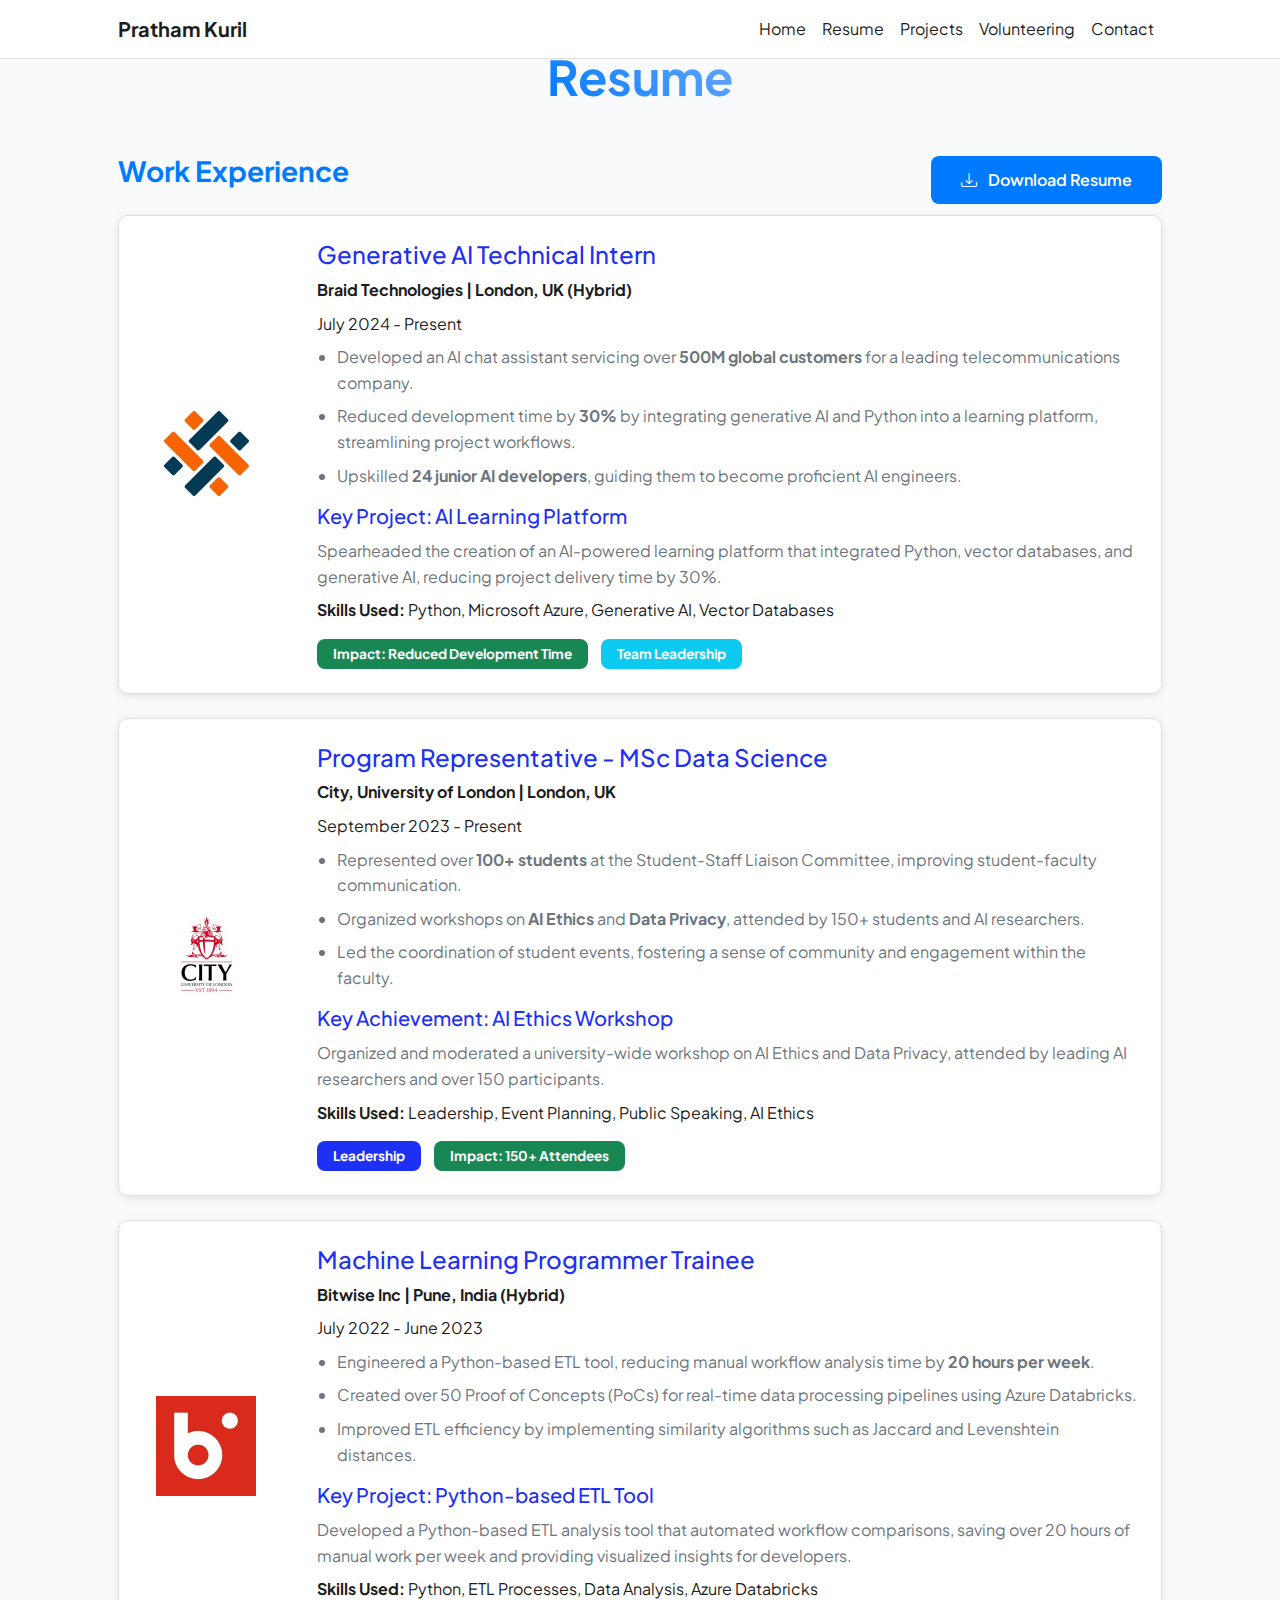
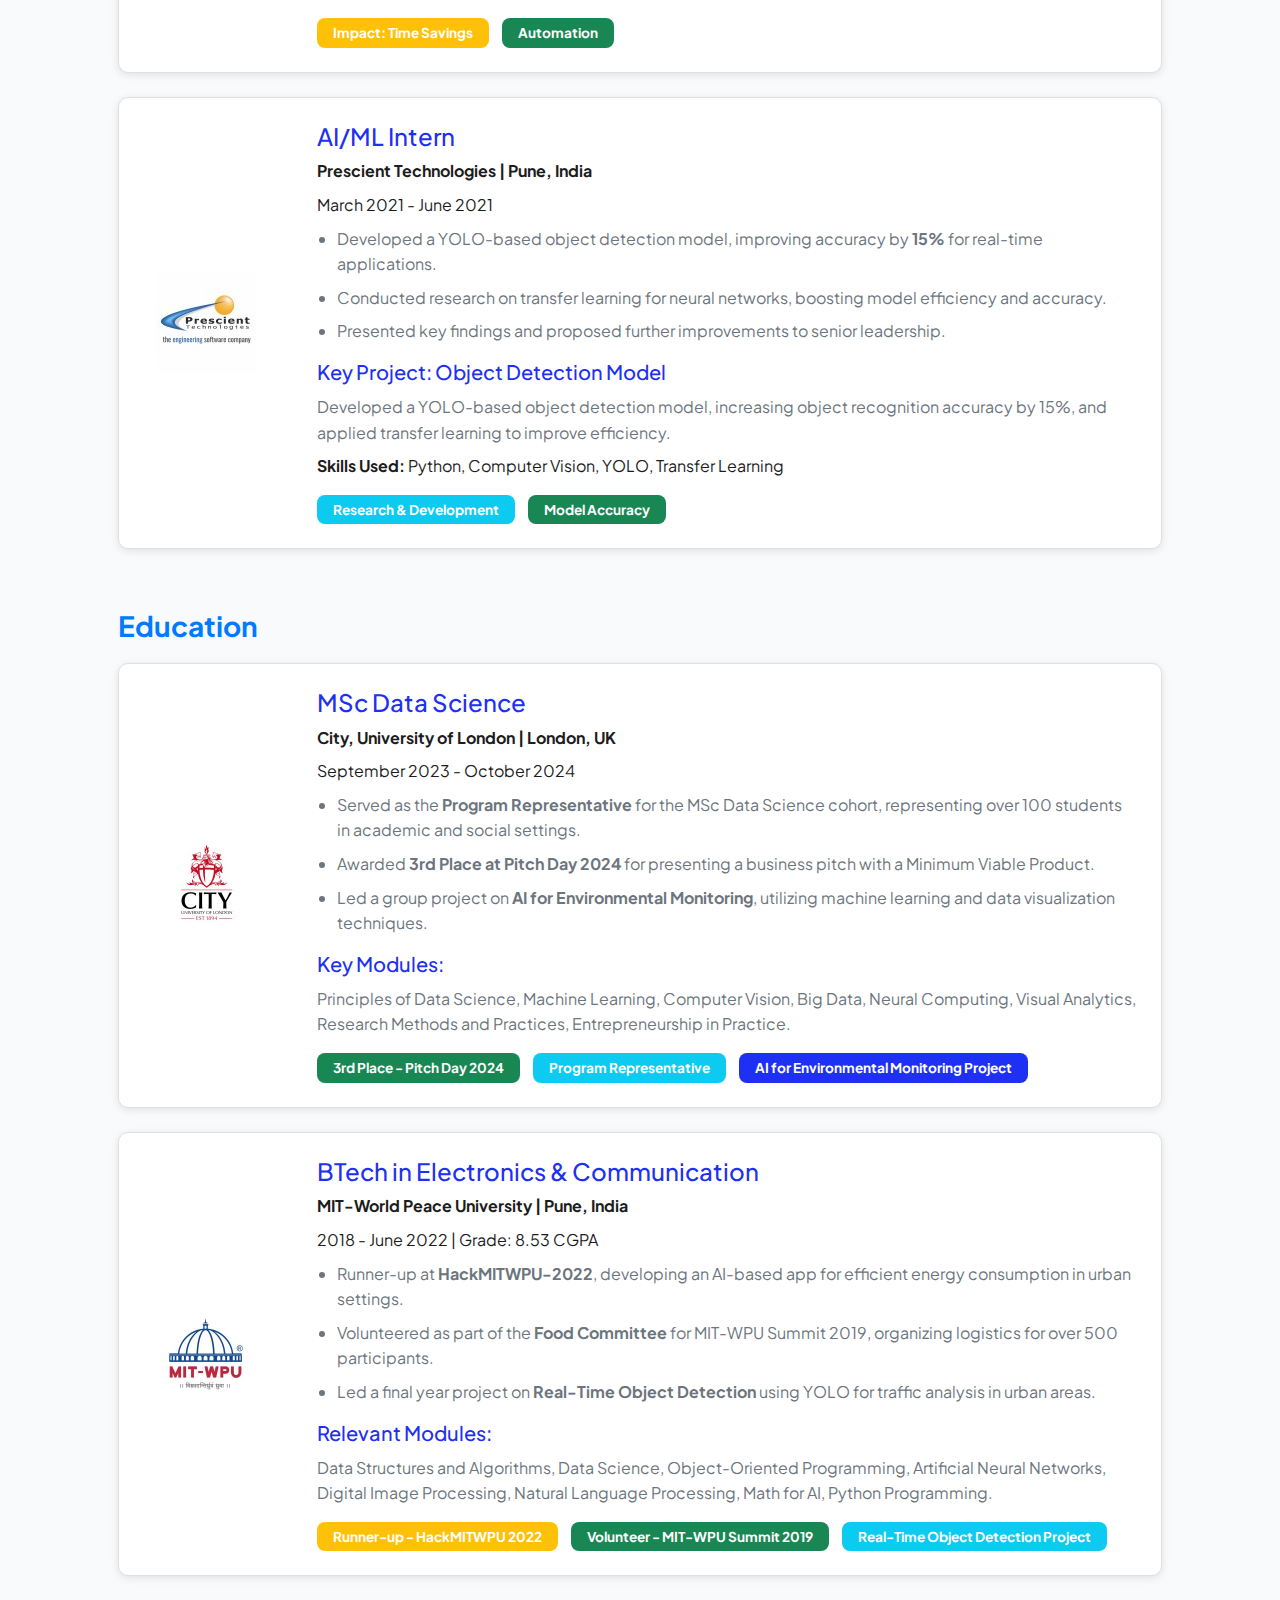
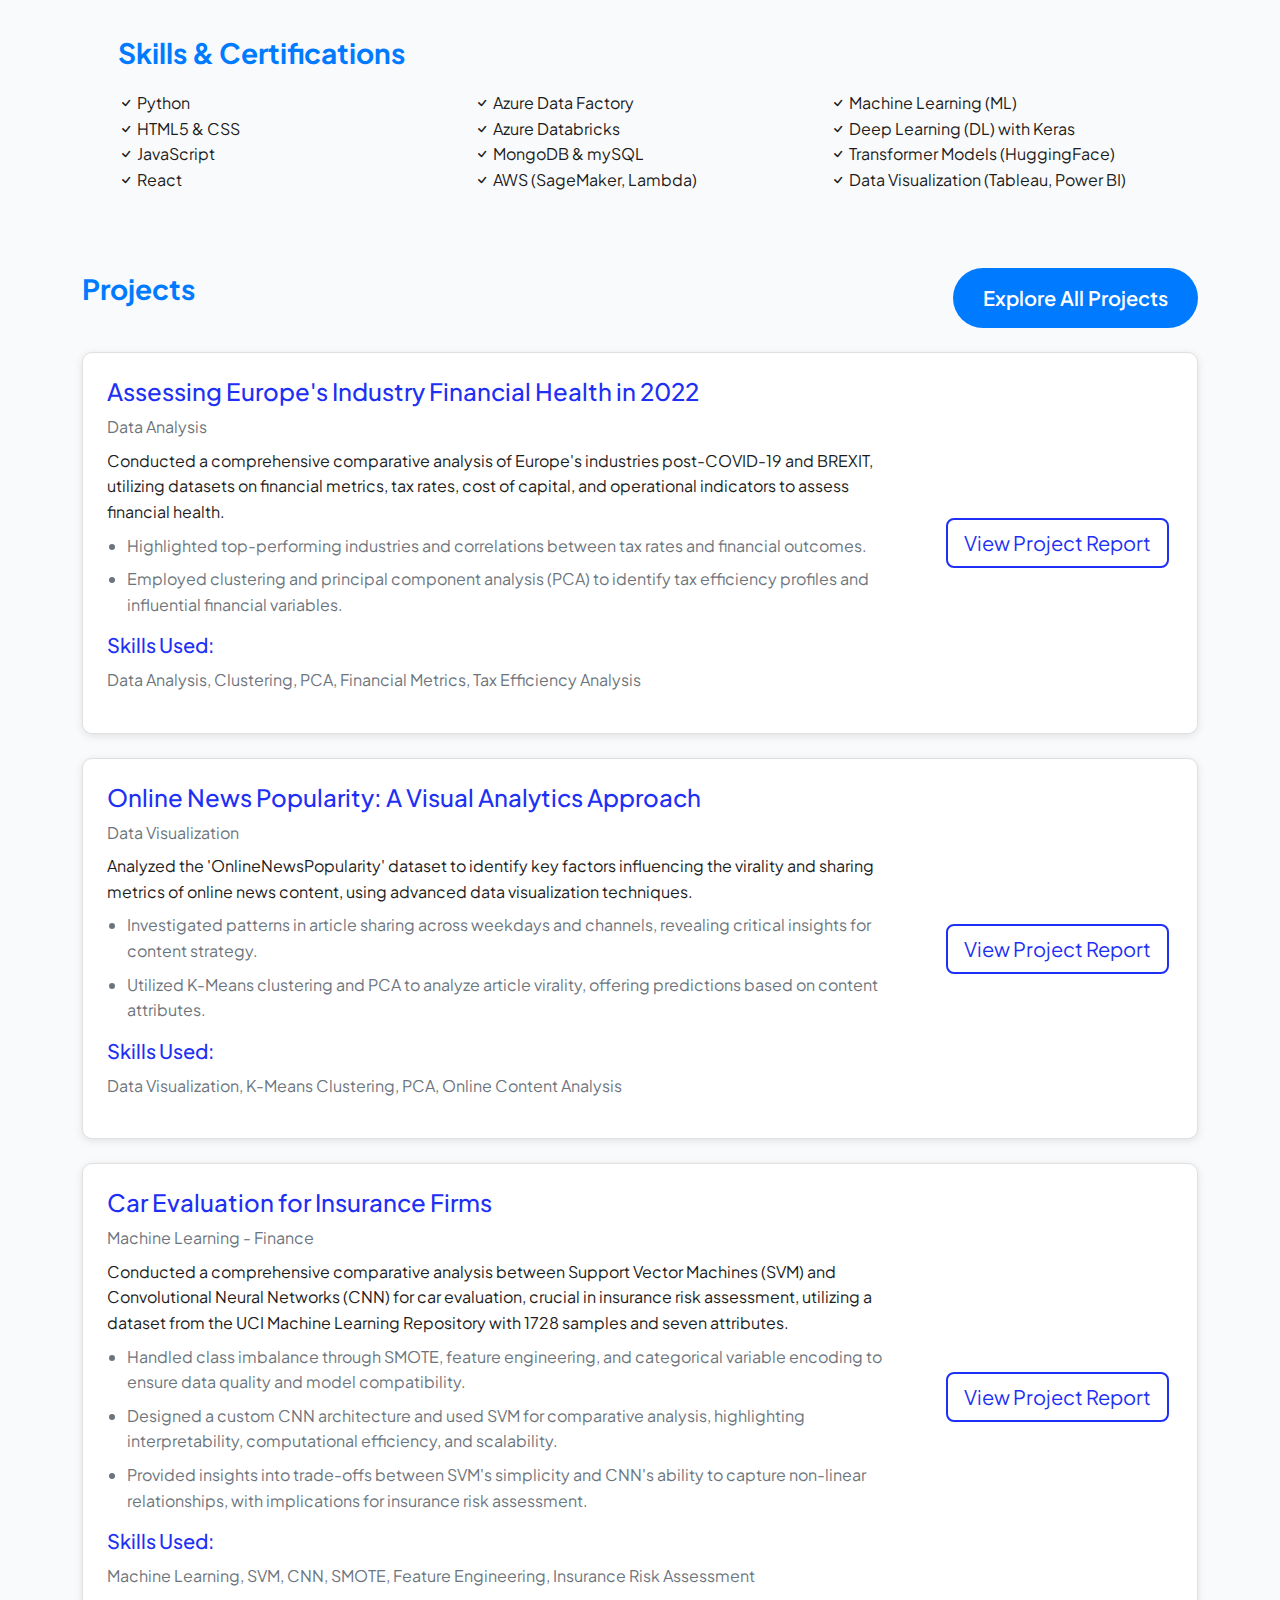
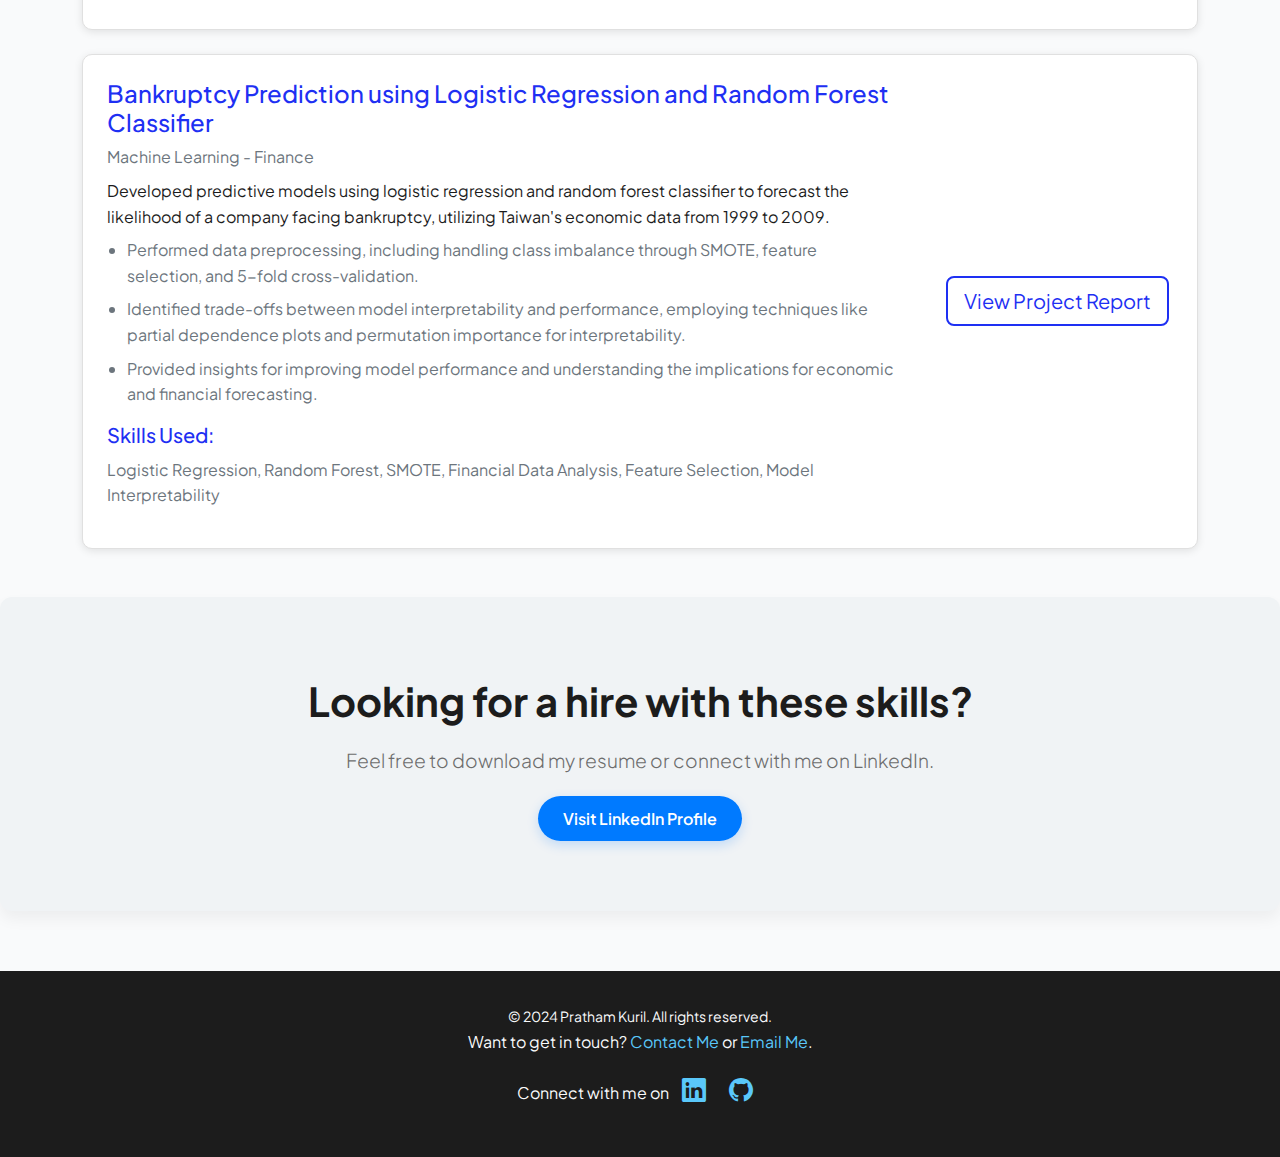
<file: resume.html>
<!DOCTYPE html>
<html lang="en">
  <head>
    <meta charset="utf-8" />
    <meta name="viewport" content="width=device-width, initial-scale=1" />
    <meta name="description" content="Pratham Kuril's Resume" />
    <meta name="author" content="Pratham Kuril" />
    <title>Pratham's Resume Portfolio</title>

    <!-- Favicon -->
    <link rel="icon" type="image/x-icon" href="assets/favicon.ico" />

    <!-- Custom Google font -->
    <link rel="preconnect" href="https://fonts.googleapis.com" />
    <link rel="preconnect" href="https://fonts.gstatic.com" crossorigin />
    <link
      href="https://fonts.googleapis.com/css2?family=Plus+Jakarta+Sans:wght@400;700&display=swap"
      rel="stylesheet"
    />

    <!-- Bootstrap icons -->
    <link
      href="https://cdn.jsdelivr.net/npm/bootstrap-icons@1.8.1/font/bootstrap-icons.css"
      rel="stylesheet"
    />

    <!-- Core theme CSS (includes Bootstrap) -->
    <link href="css/styles.css" rel="stylesheet" />

    <style>
      body {
        background-color: #f9fafb;
        color: #1c1c1c;
        font-family: "Plus Jakarta Sans", sans-serif;
        line-height: 1.6; /* Increased line height for readability */
        margin: 0;
        padding: 0;
      }

      .navbar-light {
        background-color: #ffffff;
        border-bottom: 1px solid #e0e0e0;
        box-shadow: none; /* Removed shadow for a cleaner look */
      }

      .navbar-light .navbar-brand,
      .navbar-light .nav-link {
        color: #1c1c1c;
      }

      .navbar-light .nav-link:hover {
        color: #6aa7ff; /* Subtler hover effect */
      }

      .container h1 {
        color: #1c1c1c;
        text-align: center;
        font-weight: 700;
        margin-bottom: 40px;
        font-size: 3rem; /* Increased font size for hierarchy */
      }

      .text-gradient {
        background: linear-gradient(
          45deg,
          #007aff,
          #6aa7ff
        ); /* Refined gradient */
        background-clip: text;
        -webkit-background-clip: text;
        -webkit-text-fill-color: transparent;
      }

      h2 {
        font-size: 1.75rem; /* Slightly smaller for visual hierarchy */
        font-weight: 700;
        color: #007aff;
        margin-bottom: 20px;
      }

      section {
        margin-bottom: 60px; /* More space between sections */
      }

      .card {
        background-color: #ffffff;
        border: 1px solid #e0e0e0;
        border-radius: 10px;
        box-shadow: 0 2px 8px rgba(0, 0, 0, 0.1); /* Softer shadow */
        margin-bottom: 30px;
        overflow: hidden;
      }

      .card-body {
        padding: 2rem;
      }

      .btn-primary {
        background-color: #007aff;
        border: none;
        padding: 12px 30px;
        font-weight: 600;
        border-radius: 8px;
        transition: background-color 0.3s ease;
      }

      .btn-primary:hover {
        background-color: #005bb5;
      }

      .text-muted {
        color: #6d6d6d;
      }

      footer {
        background-color: #1c1c1c;
        color: #f9fafb;
        padding: 2rem 0;
        text-align: center;
      }

      footer a {
        color: #5ac8fa;
        text-decoration: none;
        transition: color 0.2s ease;
      }

      footer a:hover {
        color: #007aff;
      }

      .social-icons {
        font-size: 1.5rem;
        margin: 10px;
      }

      /* Responsive styles */
      @media (max-width: 768px) {
        h1 {
          font-size: 2.5rem;
        }
        h2 {
          font-size: 1.5rem;
        }
        .container {
          padding: 0 15px;
        }
        .navbar-light .navbar-brand {
          font-size: 1.25rem;
        }
      }

      /* Experience section */
      #experience {
        margin-bottom: 60px;
      }

      .experience-card {
        background-color: #fff;
        border: 1px solid #e0e0e0;
        border-radius: 10px;
        transition: transform 0.3s ease, box-shadow 0.3s ease;
      }

      .experience-card:hover {
        transform: translateY(-5px);
        box-shadow: 0 8px 15px rgba(0, 0, 0, 0.1);
      }

      .company-logo {
        width: 100px;
        height: 100px;
        object-fit: contain;
      }

      .experience-card .card-body {
        padding: 1.5rem;
      }

      .experience-card h3 {
        font-size: 1.5rem;
        margin-bottom: 0.5rem;
      }

      .experience-card p {
        margin-bottom: 0.5rem;
      }

      .experience-card ul {
        list-style-type: disc;
        padding-left: 20px;
      }

      .experience-card ul li {
        margin-bottom: 0.5rem;
      }

      /* Key project section */
      .key-project {
        margin-top: 15px;
      }

      .key-project h4 {
        font-size: 1.25rem;
        margin-bottom: 10px;
      }

      .project-details p {
        margin-bottom: 0.5rem;
      }

      /* Achievement Badges */
      .badge-container {
        margin-top: 15px;
      }

      .badge {
        margin-right: 10px;
        font-size: 0.85rem;
        padding: 0.5rem 1rem;
        border-radius: 8px;
      }

      /* Responsive for smaller screens */
      @media (max-width: 768px) {
        .experience-card .row {
          flex-direction: column;
        }

        .company-logo {
          margin-bottom: 15px;
        }
      }

      /* Education section */
      #education {
        margin-bottom: 60px;
      }

      .education-card {
        background-color: #fff;
        border: 1px solid #e0e0e0;
        border-radius: 10px;
        transition: transform 0.3s ease, box-shadow 0.3s ease;
      }

      .education-card:hover {
        transform: translateY(-5px);
        box-shadow: 0 8px 15px rgba(0, 0, 0, 0.1);
      }

      .institute-logo {
        width: 100px;
        height: 100px;
        object-fit: contain;
      }

      .education-card .card-body {
        padding: 1.5rem;
      }

      .education-card h3 {
        font-size: 1.5rem;
        margin-bottom: 0.5rem;
      }

      .education-card p {
        margin-bottom: 0.5rem;
      }

      .education-card ul {
        list-style-type: disc;
        padding-left: 20px;
      }

      .education-card ul li {
        margin-bottom: 0.5rem;
      }

      /* Key modules section */
      .key-modules {
        margin-top: 15px;
      }

      .key-modules h4 {
        font-size: 1.25rem;
        margin-bottom: 10px;
      }

      /* Achievement Badges */
      .badge-container {
        margin-top: 15px;
      }

      .badge {
        margin-right: 10px;
        font-size: 0.85rem;
        padding: 0.5rem 1rem;
        border-radius: 8px;
      }

      /* Responsive for smaller screens */
      @media (max-width: 768px) {
        .education-card .row {
          flex-direction: column;
        }

        .institute-logo {
          margin-bottom: 15px;
        }
      }

      /* Projects section */
      #projects {
        margin-bottom: 60px;
      }

      .project-card {
        background-color: #fff;
        border: 1px solid #e0e0e0;
        border-radius: 10px;
        transition: transform 0.3s ease, box-shadow 0.3s ease;
      }

      .project-card:hover {
        transform: translateY(-5px);
        box-shadow: 0 8px 15px rgba(0, 0, 0, 0.1);
      }

      .project-card .stretched-link {
        position: absolute;
        top: 0;
        right: 0;
        bottom: 0;
        left: 0;
        z-index: 1;
      }

      .project-card .card-body {
        padding: 1.5rem;
      }

      .project-card h3 {
        font-size: 1.5rem;
        margin-bottom: 0.5rem;
      }

      .project-card p {
        margin-bottom: 0.5rem;
      }

      .project-card ul {
        list-style-type: disc;
        padding-left: 20px;
      }

      .project-card ul li {
        margin-bottom: 0.5rem;
      }

      /* Call to Action Section */
      .cta-section {
        background-color: #f0f3f5; /* Light, calming background */
        color: #1c1c1c;
        padding: 80px 0;
        text-align: center;
        box-shadow: 0px 8px 15px rgba(0, 0, 0, 0.05); /* Soft shadow for subtle emphasis */
        margin-top: 40px;
        border-radius: 12px; /* Rounded edges for a soft look */
      }

      .cta-section h2 {
        font-size: 2.5rem;
        font-weight: 700;
        margin-bottom: 20px;
        color: #1c1c1c;
      }

      .cta-section p {
        font-size: 1.2rem;
        margin-bottom: 30px;
        color: #6d6d6d;
      }

      .cta-section a {
        color: #ffffff;
        text-decoration: none;
        padding: 12px 25px;
        background-color: #007aff;
        border-radius: 25px;
        font-weight: 600;
        transition: background-color 0.3s ease;
        box-shadow: 0 4px 12px rgba(0, 122, 255, 0.2); /* Blue shadow for button depth */
      }

      .cta-section a:hover {
        background-color: #005bb5;
      }

      /* Button for viewing project report */
      .btn-outline-primary {
        border-width: 2px;
        transition: background-color 0.3s ease, color 0.3s ease;
      }

      .btn-outline-primary:hover {
        background-color: #007aff;
        color: #fff;
      }

      /* Button to navigate to projects.html */
      .animated-button {
        background-color: #007aff;
        color: #fff;
        padding: 15px 30px;
        transition: background-color 0.4s ease, transform 0.3s ease;
        border-radius: 50px;
      }

      .animated-button:hover {
        background-color: #005bb5;
        transform: scale(1.05);
      }

      /* Skills Used Section */
      .skills-used h5 {
        font-size: 1.25rem;
        margin-bottom: 10px;
      }

      .skills-used p {
        font-size: 1rem;
        margin-bottom: 0;
      }

      /* Responsive for smaller screens */
      @media (max-width: 768px) {
        .project-card .row {
          flex-direction: column;
        }

        .project-card .col-md-3 {
          margin-top: 15px;
        }

        .project-card .card-body {
          padding: 1.5rem;
        }
      }
    </style>
  </head>

  <body class="d-flex flex-column h-100">
    <main class="flex-shrink-0">
      <nav class="navbar navbar-expand-lg navbar-light fixed-top">
        <div class="container px-5">
          <a class="navbar-brand fw-bold" href="index.html">Pratham Kuril</a>
          <button
            class="navbar-toggler"
            type="button"
            data-bs-toggle="collapse"
            data-bs-target="#navbarSupportedContent"
            aria-controls="navbarSupportedContent"
            aria-expanded="false"
            aria-label="Toggle navigation"
          >
            <span class="navbar-toggler-icon"></span>
          </button>
          <div class="collapse navbar-collapse" id="navbarSupportedContent">
            <ul class="navbar-nav ms-auto">
              <li class="nav-item">
                <a class="nav-link" href="index.html">Home</a>
              </li>
              <li class="nav-item">
                <a class="nav-link" href="resume.html">Resume</a>
              </li>
              <li class="nav-item">
                <a class="nav-link" href="projects.html">Projects</a>
              </li>
              <li class="nav-item">
                <a class="nav-link" href="volunteering.html">Volunteering</a>
              </li>
              <li class="nav-item">
                <a class="nav-link" href="contact.html">Contact</a>
              </li>
            </ul>
          </div>
        </div>
      </nav>

      <div class="container px-5 my-5">
        <div class="text-center mb-5">
          <h1 class="display-5 fw-bolder mb-0">
            <span class="text-gradient d-inline">Resume</span>
          </h1>
        </div>

        <!-- Experience Section -->
        <section id="experience">
          <div class="d-flex align-items-center justify-content-between mb-2">
          <h2 class="fw-bolder">Work Experience</h2>
          <a
              class="btn btn-primary"
              href="https://drive.google.com/file/d/1E5bVGMrGMmsjxcRkl7UmOA83zNcp5drJ/view?usp=sharing"
            >
              <i class="bi bi-download me-2"></i> Download Resume
            </a>
          </div>

          <!-- Experience 1: Braid Technologies -->
          <div class="card mb-4 experience-card">
            <div class="row g-0">
              <div class="col-md-2 text-center my-auto">
                <img
                  src="assets\braid_technologies_ltd_logo.jpeg"
                  class="img-fluid company-logo"
                  alt="Braid Technologies Logo"
                />
              </div>
              <div class="col-md-10">
                <div class="card-body">
                  <h3 class="card-title text-primary">
                    Generative AI Technical Intern
                  </h3>
                  <p class="card-text">
                    <strong>Braid Technologies | London, UK (Hybrid)</strong>
                  </p>
                  <p class="card-text">July 2024 - Present</p>
                  <ul class="text-muted">
                    <li>
                      Developed an AI chat assistant servicing over
                      <strong>500M global customers</strong> for a leading
                      telecommunications company.
                    </li>
                    <li>
                      Reduced development time by <strong>30%</strong> by
                      integrating generative AI and Python into a learning
                      platform, streamlining project workflows.
                    </li>
                    <li>
                      Upskilled <strong>24 junior AI developers</strong>,
                      guiding them to become proficient AI engineers.
                    </li>
                  </ul>
                  <!-- Key Project -->
                  <div class="key-project mb-3">
                    <h4 class="text-primary">
                      Key Project: AI Learning Platform
                    </h4>
                    <div class="project-details">
                      <p class="text-muted">
                        Spearheaded the creation of an AI-powered learning
                        platform that integrated Python, vector databases, and
                        generative AI, reducing project delivery time by 30%.
                      </p>
                      <p>
                        <strong>Skills Used:</strong> Python, Microsoft Azure,
                        Generative AI, Vector Databases
                      </p>
                    </div>
                  </div>
                  <!-- Achievement Badge -->
                  <div class="badge-container">
                    <span class="badge bg-success"
                      >Impact: Reduced Development Time</span
                    >
                    <span class="badge bg-info">Team Leadership</span>
                  </div>
                </div>
              </div>
            </div>
          </div>

          <!-- Experience 2: City University of London -->
          <div class="card mb-4 experience-card">
            <div class="row g-0">
              <div class="col-md-2 text-center my-auto">
                <img
                  src="assets/city_university_london_logo.jpeg"
                  class="img-fluid company-logo"
                  alt="City University of London Logo"
                />
              </div>
              <div class="col-md-10">
                <div class="card-body">
                  <h3 class="card-title text-primary">
                    Program Representative - MSc Data Science
                  </h3>
                  <p class="card-text">
                    <strong>City, University of London | London, UK</strong>
                  </p>
                  <p class="card-text">September 2023 - Present</p>
                  <ul class="text-muted">
                    <li>
                      Represented over <strong>100+ students</strong> at the
                      Student-Staff Liaison Committee, improving student-faculty
                      communication.
                    </li>
                    <li>
                      Organized workshops on <strong>AI Ethics</strong> and
                      <strong>Data Privacy</strong>, attended by 150+ students
                      and AI researchers.
                    </li>
                    <li>
                      Led the coordination of student events, fostering a sense
                      of community and engagement within the faculty.
                    </li>
                  </ul>
                  <!-- Key Project -->
                  <div class="key-project mb-3">
                    <h4 class="text-primary">
                      Key Achievement: AI Ethics Workshop
                    </h4>
                    <div class="project-details">
                      <p class="text-muted">
                        Organized and moderated a university-wide workshop on AI
                        Ethics and Data Privacy, attended by leading AI
                        researchers and over 150 participants.
                      </p>
                      <p>
                        <strong>Skills Used:</strong> Leadership, Event
                        Planning, Public Speaking, AI Ethics
                      </p>
                    </div>
                  </div>
                  <!-- Achievement Badge -->
                  <div class="badge-container">
                    <span class="badge bg-primary">Leadership</span>
                    <span class="badge bg-success">Impact: 150+ Attendees</span>
                  </div>
                </div>
              </div>
            </div>
          </div>

          <!-- Experience 3: Bitwise Inc -->
          <div class="card mb-4 experience-card">
            <div class="row g-0">
              <div class="col-md-2 text-center my-auto">
                <img
                  src="assets/bitwise_inc_logo.jpeg"
                  class="img-fluid company-logo"
                  alt="Bitwise Inc Logo"
                />
              </div>
              <div class="col-md-10">
                <div class="card-body">
                  <h3 class="card-title text-primary">
                    Machine Learning Programmer Trainee
                  </h3>
                  <p class="card-text">
                    <strong>Bitwise Inc | Pune, India (Hybrid)</strong>
                  </p>
                  <p class="card-text">July 2022 - June 2023</p>
                  <ul class="text-muted">
                    <li>
                      Engineered a Python-based ETL tool, reducing manual
                      workflow analysis time by
                      <strong>20 hours per week</strong>.
                    </li>
                    <li>
                      Created over 50 Proof of Concepts (PoCs) for real-time
                      data processing pipelines using Azure Databricks.
                    </li>
                    <li>
                      Improved ETL efficiency by implementing similarity
                      algorithms such as Jaccard and Levenshtein distances.
                    </li>
                  </ul>
                  <!-- Key Project -->
                  <div class="key-project mb-3">
                    <h4 class="text-primary">
                      Key Project: Python-based ETL Tool
                    </h4>
                    <div class="project-details">
                      <p class="text-muted">
                        Developed a Python-based ETL analysis tool that
                        automated workflow comparisons, saving over 20 hours of
                        manual work per week and providing visualized insights
                        for developers.
                      </p>
                      <p>
                        <strong>Skills Used:</strong> Python, ETL Processes,
                        Data Analysis, Azure Databricks
                      </p>
                    </div>
                  </div>
                  <!-- Achievement Badge -->
                  <div class="badge-container">
                    <span class="badge bg-warning">Impact: Time Savings</span>
                    <span class="badge bg-success">Automation</span>
                  </div>
                </div>
              </div>
            </div>
          </div>

          <!-- Experience 4: Prescient Technologies -->
          <div class="card mb-4 experience-card">
            <div class="row g-0">
              <div class="col-md-2 text-center my-auto">
                <img
                  src="assets/prescient_technologies_logo.jpeg"
                  class="img-fluid company-logo"
                  alt="Prescient Technologies Logo"
                />
              </div>
              <div class="col-md-10">
                <div class="card-body">
                  <h3 class="card-title text-primary">AI/ML Intern</h3>
                  <p class="card-text">
                    <strong>Prescient Technologies | Pune, India</strong>
                  </p>
                  <p class="card-text">March 2021 - June 2021</p>
                  <ul class="text-muted">
                    <li>
                      Developed a YOLO-based object detection model, improving
                      accuracy by <strong>15%</strong> for real-time
                      applications.
                    </li>
                    <li>
                      Conducted research on transfer learning for neural
                      networks, boosting model efficiency and accuracy.
                    </li>
                    <li>
                      Presented key findings and proposed further improvements
                      to senior leadership.
                    </li>
                  </ul>
                  <!-- Key Project -->
                  <div class="key-project mb-3">
                    <h4 class="text-primary">
                      Key Project: Object Detection Model
                    </h4>
                    <div class="project-details">
                      <p class="text-muted">
                        Developed a YOLO-based object detection model,
                        increasing object recognition accuracy by 15%, and
                        applied transfer learning to improve efficiency.
                      </p>
                      <p>
                        <strong>Skills Used:</strong> Python, Computer Vision,
                        YOLO, Transfer Learning
                      </p>
                    </div>
                  </div>
                  <!-- Achievement Badge -->
                  <div class="badge-container">
                    <span class="badge bg-info">Research & Development</span>
                    <span class="badge bg-success">Model Accuracy</span>
                  </div>
                </div>
              </div>
            </div>
          </div>
        </section>

        <!-- Education Section -->
        <section id="education">
          <h2 class="fw-bolder">Education</h2>

          <!-- Education 1: MSc Data Science - City, University of London -->
          <div class="card mb-4 education-card">
            <div class="row g-0">
              <div class="col-md-2 text-center my-auto">
                <img
                  src="assets/city_university_london_logo.jpeg"
                  class="img-fluid institute-logo"
                  alt="City University of London Logo"
                />
              </div>
              <div class="col-md-10">
                <div class="card-body">
                  <h3 class="card-title text-primary">MSc Data Science</h3>
                  <p class="card-text">
                    <strong>City, University of London | London, UK</strong>
                  </p>
                  <p class="card-text">September 2023 - October 2024</p>
                  <ul class="text-muted">
                    <li>
                      Served as the <strong>Program Representative</strong> for
                      the MSc Data Science cohort, representing over 100
                      students in academic and social settings.
                    </li>
                    <li>
                      Awarded <strong>3rd Place at Pitch Day 2024</strong> for
                      presenting a business pitch with a Minimum Viable Product.
                    </li>
                    <li>
                      Led a group project on
                      <strong>AI for Environmental Monitoring</strong>,
                      utilizing machine learning and data visualization
                      techniques.
                    </li>
                  </ul>

                  <!-- Key Modules -->
                  <div class="key-modules mb-3">
                    <h4 class="text-primary">Key Modules:</h4>
                    <p class="text-muted">
                      Principles of Data Science, Machine Learning, Computer
                      Vision, Big Data, Neural Computing, Visual Analytics,
                      Research Methods and Practices, Entrepreneurship in
                      Practice.
                    </p>
                  </div>

                  <!-- Achievement Badges -->
                  <div class="badge-container">
                    <span class="badge bg-success"
                      >3rd Place - Pitch Day 2024</span
                    >
                    <span class="badge bg-info">Program Representative</span>
                    <span class="badge bg-primary"
                      >AI for Environmental Monitoring Project</span
                    >
                  </div>
                </div>
              </div>
            </div>
          </div>

          <!-- Education 2: BTech Electronics & Communications - MIT WPU -->
          <div class="card mb-4 education-card">
            <div class="row g-0">
              <div class="col-md-2 text-center my-auto">
                <img
                  src="assets/mitwpuofficial_logo.jpeg"
                  class="img-fluid institute-logo"
                  alt="MIT World Peace University Logo"
                />
              </div>
              <div class="col-md-10">
                <div class="card-body">
                  <h3 class="card-title text-primary">
                    BTech in Electronics & Communication
                  </h3>
                  <p class="card-text">
                    <strong>MIT-World Peace University | Pune, India</strong>
                  </p>
                  <p class="card-text">2018 - June 2022 | Grade: 8.53 CGPA</p>
                  <ul class="text-muted">
                    <li>
                      Runner-up at <strong>HackMITWPU-2022</strong>, developing
                      an AI-based app for efficient energy consumption in urban
                      settings.
                    </li>
                    <li>
                      Volunteered as part of the
                      <strong>Food Committee</strong> for MIT-WPU Summit 2019,
                      organizing logistics for over 500 participants.
                    </li>
                    <li>
                      Led a final year project on
                      <strong>Real-Time Object Detection</strong> using YOLO for
                      traffic analysis in urban areas.
                    </li>
                  </ul>

                  <!-- Relevant Modules -->
                  <div class="key-modules mb-3">
                    <h4 class="text-primary">Relevant Modules:</h4>
                    <p class="text-muted">
                      Data Structures and Algorithms, Data Science,
                      Object-Oriented Programming, Artificial Neural Networks,
                      Digital Image Processing, Natural Language Processing,
                      Math for AI, Python Programming.
                    </p>
                  </div>

                  <!-- Achievement Badges -->
                  <div class="badge-container">
                    <span class="badge bg-warning"
                      >Runner-up - HackMITWPU 2022</span
                    >
                    <span class="badge bg-success"
                      >Volunteer - MIT-WPU Summit 2019</span
                    >
                    <span class="badge bg-info"
                      >Real-Time Object Detection Project</span
                    >
                  </div>
                </div>
              </div>
            </div>
          </div>
        </section>

        <!-- Skills Section -->
        <section>
          <h2 class="fw-bolder">Skills & Certifications</h2>
          <div class="row">
            <div class="col-lg-4">
              <ul class="list-unstyled">
                <li><i class="bi bi-check"></i> Python</li>
                <li><i class="bi bi-check"></i> HTML5 & CSS</li>
                <li><i class="bi bi-check"></i> JavaScript</li>
                <li><i class="bi bi-check"></i> React</li>
              </ul>
            </div>
            <div class="col-lg-4">
              <ul class="list-unstyled">
                <li><i class="bi bi-check"></i> Azure Data Factory</li>
                <li><i class="bi bi-check"></i> Azure Databricks</li>
                <li><i class="bi bi-check"></i> MongoDB & mySQL</li>
                <li><i class="bi bi-check"></i> AWS (SageMaker, Lambda)</li>
              </ul>
            </div>
            <div class="col-lg-4">
              <ul class="list-unstyled">
                <li><i class="bi bi-check"></i> Machine Learning (ML)</li>
                <li>
                  <i class="bi bi-check"></i> Deep Learning (DL) with Keras
                </li>
                <li>
                  <i class="bi bi-check"></i> Transformer Models (HuggingFace)
                </li>
                <li>
                  <i class="bi bi-check"></i> Data Visualization (Tableau, Power
                  BI)
                </li>
              </ul>
            </div>
          </div>
        </section>
      </div>

      <!-- Projects Section -->
      <section id="projects" class="my-5">
        <div class="container">
          <div class="d-flex justify-content-between align-items-center mb-4">
            <h2 class="fw-bolder">Projects</h2>
            <!-- Button to navigate to projects.html -->
            <a
              href="projects.html"
              class="btn btn-primary btn-lg animated-button"
            >
              Explore All Projects
            </a>
          </div>

          <!-- Project 1: Assessing Europe's Industry Financial Health -->
          <div class="card project-card mb-4">
            <div class="row g-0">
              <div class="col-md-9">
                <div class="card-body">
                  <h3 class="card-title text-primary">
                    Assessing Europe's Industry Financial Health in 2022
                  </h3>
                  <p class="card-text text-muted">Data Analysis</p>
                  <p class="card-text">
                    Conducted a comprehensive comparative analysis of Europe's
                    industries post-COVID-19 and BREXIT, utilizing datasets on
                    financial metrics, tax rates, cost of capital, and
                    operational indicators to assess financial health.
                  </p>
                  <ul class="text-muted">
                    <li>
                      Highlighted top-performing industries and correlations
                      between tax rates and financial outcomes.
                    </li>
                    <li>
                      Employed clustering and principal component analysis (PCA)
                      to identify tax efficiency profiles and influential
                      financial variables.
                    </li>
                  </ul>
                  <!-- Skills Used -->
                  <div class="skills-used mb-3">
                    <h5 class="text-primary">Skills Used:</h5>
                    <p class="text-muted">
                      Data Analysis, Clustering, PCA, Financial Metrics, Tax
                      Efficiency Analysis
                    </p>
                  </div>
                </div>
              </div>
              <div class="col-md-3 text-center my-auto">
                <!-- View Project Report Button -->
                <a href="#" class="btn btn-outline-primary btn-lg"
                  >View Project Report</a
                >
              </div>
            </div>
            <!-- Hyperlinked Card -->
            <a href="projects.html" class="stretched-link"></a>
          </div>

          <!-- Project 2: Online News Popularity: A Visual Analytics Approach -->
          <div class="card project-card mb-4">
            <div class="row g-0">
              <div class="col-md-9">
                <div class="card-body">
                  <h3 class="card-title text-primary">
                    Online News Popularity: A Visual Analytics Approach
                  </h3>
                  <p class="card-text text-muted">Data Visualization</p>
                  <p class="card-text">
                    Analyzed the 'OnlineNewsPopularity' dataset to identify key
                    factors influencing the virality and sharing metrics of
                    online news content, using advanced data visualization
                    techniques.
                  </p>
                  <ul class="text-muted">
                    <li>
                      Investigated patterns in article sharing across weekdays
                      and channels, revealing critical insights for content
                      strategy.
                    </li>
                    <li>
                      Utilized K-Means clustering and PCA to analyze article
                      virality, offering predictions based on content
                      attributes.
                    </li>
                  </ul>
                  <!-- Skills Used -->
                  <div class="skills-used mb-3">
                    <h5 class="text-primary">Skills Used:</h5>
                    <p class="text-muted">
                      Data Visualization, K-Means Clustering, PCA, Online
                      Content Analysis
                    </p>
                  </div>
                </div>
              </div>
              <div class="col-md-3 text-center my-auto">
                <!-- View Project Report Button -->
                <a href="#" class="btn btn-outline-primary btn-lg"
                  >View Project Report</a
                >
              </div>
            </div>
            <!-- Hyperlinked Card -->
            <a href="projects.html" class="stretched-link"></a>
          </div>

          <!-- Project 3: Car Evaluation for Insurance Firms -->
          <div class="card project-card mb-4">
            <div class="row g-0">
              <div class="col-md-9">
                <div class="card-body">
                  <h3 class="card-title text-primary">
                    Car Evaluation for Insurance Firms
                  </h3>
                  <p class="card-text text-muted">Machine Learning - Finance</p>
                  <p class="card-text">
                    Conducted a comprehensive comparative analysis between
                    Support Vector Machines (SVM) and Convolutional Neural
                    Networks (CNN) for car evaluation, crucial in insurance risk
                    assessment, utilizing a dataset from the UCI Machine
                    Learning Repository with 1728 samples and seven attributes.
                  </p>
                  <ul class="text-muted">
                    <li>
                      Handled class imbalance through SMOTE, feature
                      engineering, and categorical variable encoding to ensure
                      data quality and model compatibility.
                    </li>
                    <li>
                      Designed a custom CNN architecture and used SVM for
                      comparative analysis, highlighting interpretability,
                      computational efficiency, and scalability.
                    </li>
                    <li>
                      Provided insights into trade-offs between SVM's simplicity
                      and CNN's ability to capture non-linear relationships,
                      with implications for insurance risk assessment.
                    </li>
                  </ul>
                  <!-- Skills Used -->
                  <div class="skills-used mb-3">
                    <h5 class="text-primary">Skills Used:</h5>
                    <p class="text-muted">
                      Machine Learning, SVM, CNN, SMOTE, Feature Engineering,
                      Insurance Risk Assessment
                    </p>
                  </div>
                </div>
              </div>
              <div class="col-md-3 text-center my-auto">
                <!-- View Project Report Button -->
                <a href="#" class="btn btn-outline-primary btn-lg"
                  >View Project Report</a
                >
              </div>
            </div>
            <!-- Hyperlinked Card -->
            <a href="projects.html" class="stretched-link"></a>
          </div>

          <!-- Project 4: Bankruptcy Prediction using Logistic Regression and Random Forest Classifier -->
          <div class="card project-card mb-4">
            <div class="row g-0">
              <div class="col-md-9">
                <div class="card-body">
                  <h3 class="card-title text-primary">
                    Bankruptcy Prediction using Logistic Regression and Random
                    Forest Classifier
                  </h3>
                  <p class="card-text text-muted">Machine Learning - Finance</p>
                  <p class="card-text">
                    Developed predictive models using logistic regression and
                    random forest classifier to forecast the likelihood of a
                    company facing bankruptcy, utilizing Taiwan's economic data
                    from 1999 to 2009.
                  </p>
                  <ul class="text-muted">
                    <li>
                      Performed data preprocessing, including handling class
                      imbalance through SMOTE, feature selection, and 5-fold
                      cross-validation.
                    </li>
                    <li>
                      Identified trade-offs between model interpretability and
                      performance, employing techniques like partial dependence
                      plots and permutation importance for interpretability.
                    </li>
                    <li>
                      Provided insights for improving model performance and
                      understanding the implications for economic and financial
                      forecasting.
                    </li>
                  </ul>
                  <!-- Skills Used -->
                  <div class="skills-used mb-3">
                    <h5 class="text-primary">Skills Used:</h5>
                    <p class="text-muted">
                      Logistic Regression, Random Forest, SMOTE, Financial Data
                      Analysis, Feature Selection, Model Interpretability
                    </p>
                  </div>
                </div>
              </div>
              <div class="col-md-3 text-center my-auto">
                <!-- View Project Report Button -->
                <a href="#" class="btn btn-outline-primary btn-lg"
                  >View Project Report</a
                >
              </div>
            </div>
            <!-- Hyperlinked Card -->
            <a href="projects.html" class="stretched-link"></a>
          </div>
        </div>
      </section>

      <!-- Call to Action Section -->
      <section class="cta-section">
        <div class="container">
          <h2 class="display-4 fw-bolder">Looking for a hire with these skills?</h2>
          <p class="lead">
            Feel free to download my resume or connect with me on LinkedIn.
          </p>
          <a href="https://www.linkedin.com/in/pratham-kuril/"
            >Visit LinkedIn Profile</a
          >
        </div>
      </section>
    </main>
    </main>

    <!-- Footer -->
    <footer>
      <div class="container px-5">
        <small>&copy; 2024 Pratham Kuril. All rights reserved.</small>
        <p>
          Want to get in touch? <a href="contact.html">Contact Me</a> or
          <a href="mailto:prathamkuril@gmail.com">Email Me</a>.
        </p>
        <p>
          Connect with me on
          <a
            href="https://www.linkedin.com/in/pratham-kuril-2b1182171/"
            target="_blank"
          >
            <i class="bi bi-linkedin social-icons"></i>
          </a>
          <a href="https://github.com/prathamkuril" target="_blank">
            <i class="bi bi-github social-icons"></i>
          </a>
        </p>
      </div>
    </footer>

    <script src="https://cdn.jsdelivr.net/npm/bootstrap@5.2.3/dist/js/bootstrap.bundle.min.js"></script>
    <script src="js/scripts.js"></script>
  </body>
</html>
</file>
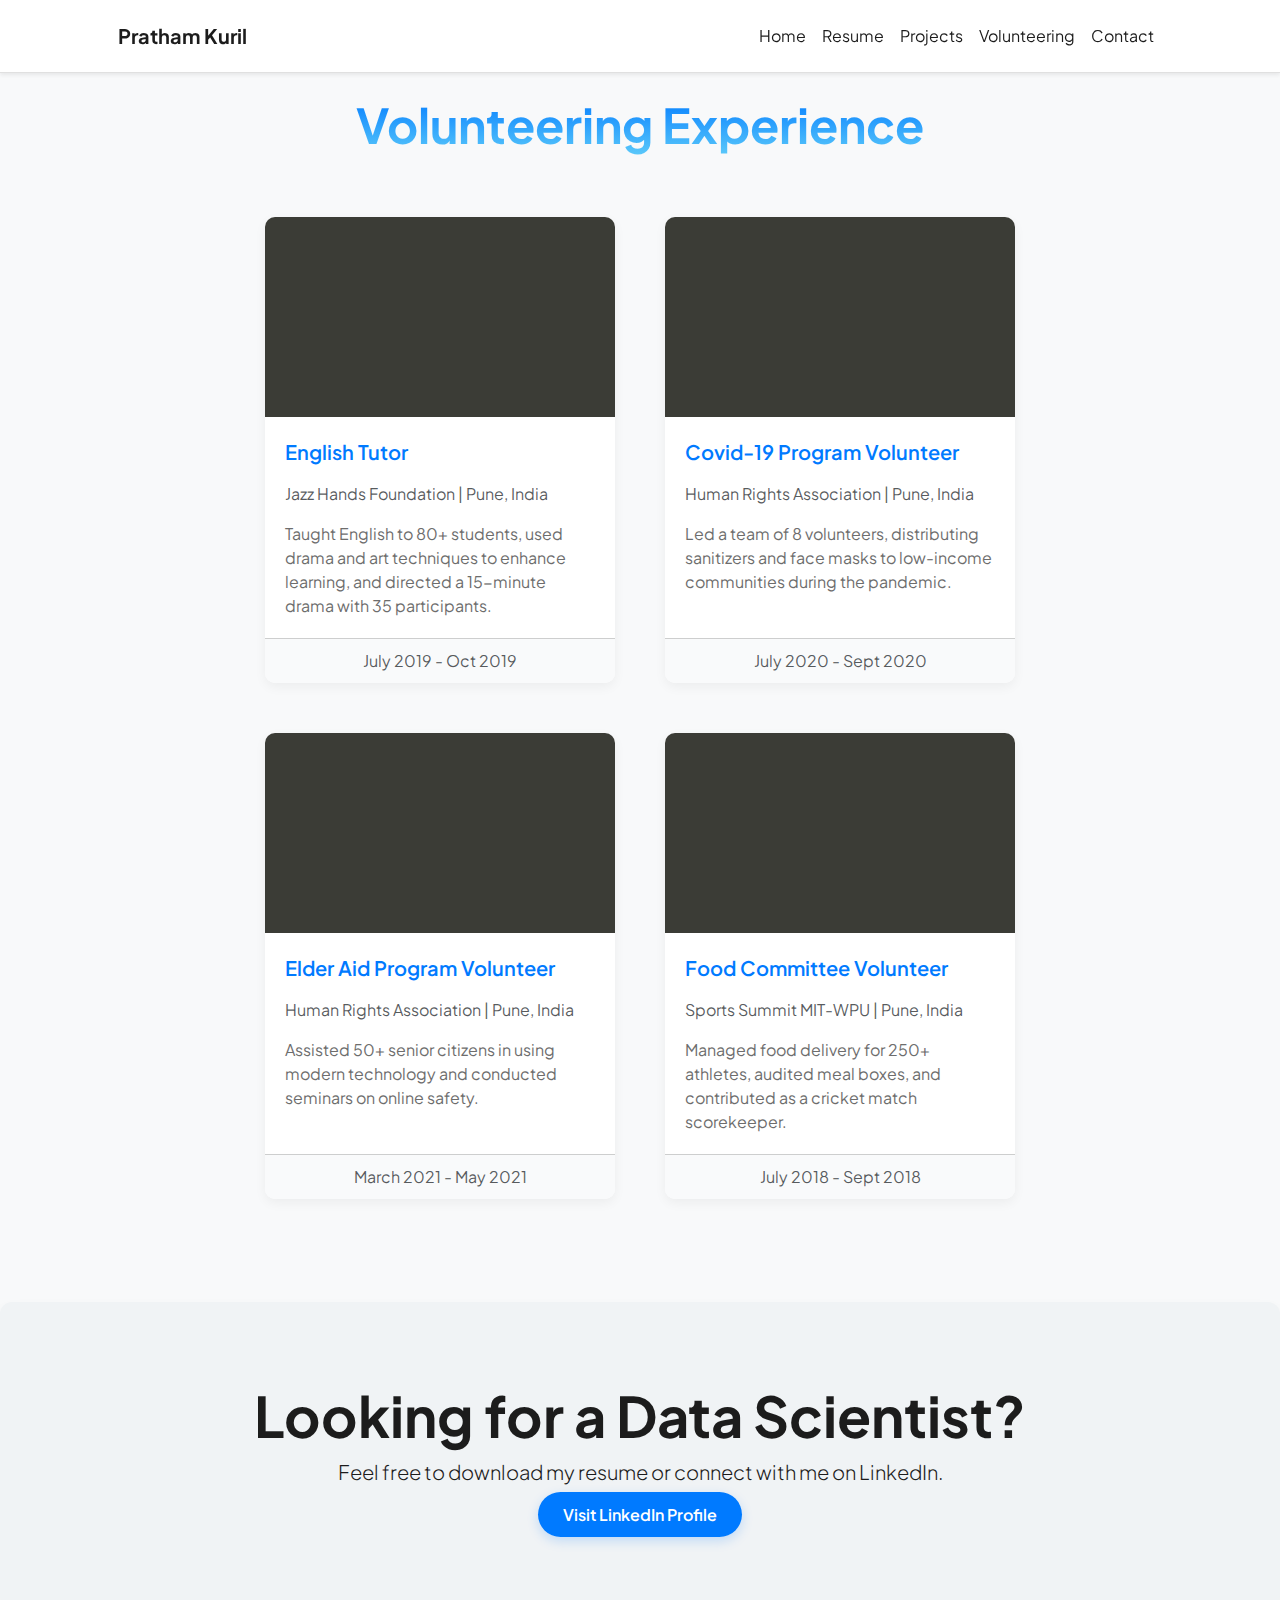
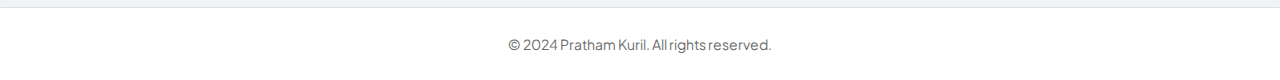
<file: volunteering.html>
<!DOCTYPE html>
<html lang="en">
  <head>
    <meta charset="UTF-8" />
    <meta name="viewport" content="width=device-width, initial-scale=1.0" />
    <title>Pratham's Resume Portfolio</title>
    <!-- Favicon-->
    <link rel="icon" type="image/x-icon" href="assets/favicon.ico" />
    <!-- Custom Google font-->
    <link rel="preconnect" href="https://fonts.googleapis.com" />
    <link rel="preconnect" href="https://fonts.gstatic.com" crossorigin />
    <link
      href="https://fonts.googleapis.com/css2?family=Plus+Jakarta+Sans:wght@400;700&display=swap"
      rel="stylesheet"
    />
    <!-- Bootstrap icons-->
    <link
      href="https://cdn.jsdelivr.net/npm/bootstrap-icons@1.8.1/font/bootstrap-icons.css"
      rel="stylesheet"
    />
    <!-- Bootstrap CSS -->
    <link
      href="https://cdn.jsdelivr.net/npm/bootstrap@5.2.3/dist/css/bootstrap.min.css"
      rel="stylesheet"
    />
    <!-- Custom CSS -->
    <style>
      /* Global Styles */
      body {
        background-color: #ffffff;
        color: #1c1c1c;
        font-family: "Plus Jakarta Sans", sans-serif;
      }

      /* Navbar */
      .navbar-light {
        background-color: #ffffff;
        border-bottom: 1px solid #e0e0e0;
        box-shadow: 0 1px 5px rgba(0, 0, 0, 0.05);
      }

      .navbar-light .navbar-brand,
      .navbar-light .nav-link {
        color: #1c1c1c;
      }

      .navbar-light .nav-link:hover {
        color: #007aff;
      }

      /* Hero Section */
      .container h1 {
        color: #1c1c1c;
        text-align: center;
        font-weight: 700;
        margin-bottom: 40px;
      }

      .text-gradient {
        background: -webkit-linear-gradient(#007aff, #5ac8fa);
        -webkit-background-clip: text;
        -webkit-text-fill-color: transparent;
      }

      /* New Card Styles */
      .card {
        width: 350px;
        margin: 15px;
        border: none;
        box-shadow: 0 4px 12px rgba(0, 0, 0, 0.05);
        border-radius: 10px;
        overflow: hidden;
        transition: transform 0.2s ease;
      }

      .card:hover {
        transform: translateY(-10px);
      }

      .card img {
        width: 100%;
        height: 200px;
        object-fit: cover;
      }

      .card-body {
        padding: 20px;
      }

      .card-title {
        font-size: 1.25rem;
        font-weight: 600;
        color: #007aff;
        margin-bottom: 15px;
      }

      .card-text {
        color: #6d6d6d;
      }

      .card-footer {
        text-align: center;
        background-color: #f9fafb;
        padding: 10px;
      }

      /* Call to Action Section */
      .cta-section {
        background-color: #f0f3f5;
        color: #1c1c1c;
        padding: 80px 0;
        text-align: center;
        box-shadow: 0px 8px 15px rgba(0, 0, 0, 0.05);
        margin-top: 40px;
        border-radius: 12px;
      }

      .cta-section a {
        background-color: #007aff;
        color: #ffffff;
        padding: 12px 25px;
        border-radius: 25px;
        font-weight: 600;
        transition: background-color 0.3s ease;
        box-shadow: 0 4px 12px rgba(0, 122, 255, 0.2);
        text-decoration: none;
      }

      .cta-section a:hover {
        background-color: #005bb5;
      }

      /* Footer */
      footer {
        background-color: #f9fafb;
        color: #6d6d6d;
        padding: 2rem 0;
        text-align: center;
        border-top: 1px solid #e0e0e0;
      }

      footer small {
        color: #6d6d6d;
      }

      .card-container {
        display: flex;
        justify-content: center;
        flex-wrap: wrap;
        gap: 20px;
      }
    </style>
  </head>

  <body class="d-flex flex-column h-100 bg-light">
    <main class="flex-shrink-0">
      <!-- Navigation -->
      <nav
        class="navbar navbar-expand-lg navbar-light bg-white py-3 fixed-top shadow-sm"
      >
        <div class="container px-5">
          <a class="navbar-brand fw-bold" href="index.html">Pratham Kuril</a>
          <button
            class="navbar-toggler"
            type="button"
            data-bs-toggle="collapse"
            data-bs-target="#navbarSupportedContent"
            aria-controls="navbarSupportedContent"
            aria-expanded="false"
            aria-label="Toggle navigation"
          >
            <span class="navbar-toggler-icon"></span>
          </button>
          <div class="collapse navbar-collapse" id="navbarSupportedContent">
            <ul class="navbar-nav ms-auto">
              <li class="nav-item">
                <a class="nav-link" href="index.html">Home</a>
              </li>
              <li class="nav-item">
                <a class="nav-link" href="resume.html">Resume</a>
              </li>
              <li class="nav-item">
                <a class="nav-link" href="projects.html">Projects</a>
              </li>
              <li class="nav-item">
                <a class="nav-link" href="volunteering.html">Volunteering</a>
              </li>
              <li class="nav-item">
                <a class="nav-link" href="contact.html">Contact</a>
              </li>
            </ul>
          </div>
        </div>
      </nav>

      <!-- Page Content -->
      <section class="py-5">
        <div class="pb-5"></div>
        <div class="container px-5">
          <div class="text-center mb-5">
            <h1 class="display-5 fw-bolder mb-0">
              <span class="text-gradient d-inline"
                >Volunteering Experience</span
              >
            </h1>
          </div>

          <div class="card-container">
            <!-- Volunteer Experience Card 1 -->
            <div class="card">
              <img
                src="assets\950x350-black-olive-solid-color-background.jpg"
                alt="English Tutor Image"
              />
              <div class="card-body">
                <div class="card-title">English Tutor</div>
                <p class="text-muted">Jazz Hands Foundation | Pune, India</p>
                <p class="card-text">
                  Taught English to 80+ students, used drama and art techniques
                  to enhance learning, and directed a 15-minute drama with 35
                  participants.
                </p>
              </div>
              <div class="card-footer text-muted">July 2019 - Oct 2019</div>
            </div>

            <!-- Volunteer Experience Card 2 -->
            <div class="card">
              <img
                src="assets\950x350-black-olive-solid-color-background.jpg"
                alt="COVID-19 Program Volunteer Image"
              />
              <div class="card-body">
                <div class="card-title">Covid-19 Program Volunteer</div>
                <p class="text-muted">Human Rights Association | Pune, India</p>
                <p class="card-text">
                  Led a team of 8 volunteers, distributing sanitizers and face
                  masks to low-income communities during the pandemic.
                </p>
              </div>
              <div class="card-footer text-muted">July 2020 - Sept 2020</div>
            </div>

            <!-- Volunteer Experience Card 3 -->
            <div class="card">
              <img
                src="assets\950x350-black-olive-solid-color-background.jpg"
                alt="Elder Aid Program Volunteer Image"
              />
              <div class="card-body">
                <div class="card-title">Elder Aid Program Volunteer</div>
                <p class="text-muted">Human Rights Association | Pune, India</p>
                <p class="card-text">
                  Assisted 50+ senior citizens in using modern technology and
                  conducted seminars on online safety.
                </p>
              </div>
              <div class="card-footer text-muted">March 2021 - May 2021</div>
            </div>

            <!-- Volunteer Experience Card 4 -->
            <div class="card">
              <img
                src="assets\950x350-black-olive-solid-color-background.jpg"
                alt="Food Committee Volunteer Image"
              />
              <div class="card-body">
                <div class="card-title">Food Committee Volunteer</div>
                <p class="text-muted">Sports Summit MIT-WPU | Pune, India</p>
                <p class="card-text">
                  Managed food delivery for 250+ athletes, audited meal boxes,
                  and contributed as a cricket match scorekeeper.
                </p>
              </div>
              <div class="card-footer text-muted">July 2018 - Sept 2018</div>
            </div>
          </div>
        </div>
      </section>

      <!-- Call to Action Section -->
      <section class="cta-section">
        <div class="container">
          <h2 class="display-4 fw-bolder">Looking for a Data Scientist?</h2>
          <p class="lead">
            Feel free to download my resume or connect with me on LinkedIn.
          </p>
          <a href="https://www.linkedin.com/in/pratham-kuril/"
            >Visit LinkedIn Profile</a
          >
        </div>
      </section>

      <!-- Footer -->
      <footer class="bg-white py-4 mt-auto">
        <div class="container px-5 text-center">
          <small>&copy; 2024 Pratham Kuril. All rights reserved.</small>
        </div>
      </footer>

      <!-- Bootstrap JS -->
      <script src="https://cdn.jsdelivr.net/npm/bootstrap@5.2.3/dist/js/bootstrap.bundle.min.js"></script>
    </main>
  </body>
</html>
</file>
